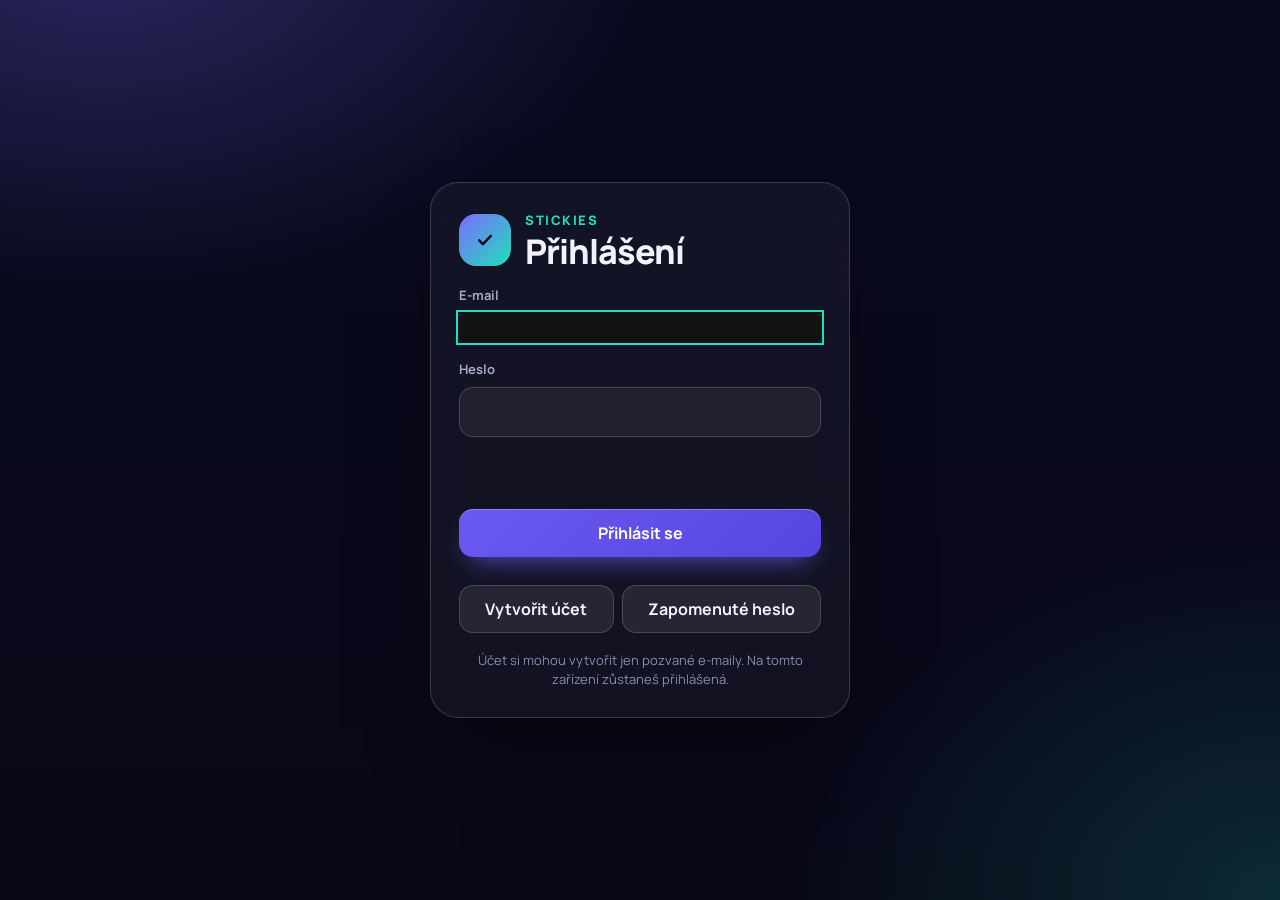
<file: index.html>
<!DOCTYPE html>
<html lang="cs">
<head>
  <meta charset="UTF-8">
  <meta name="viewport" content="width=device-width, initial-scale=1, viewport-fit=cover">
  <title>Stickies – úkoly</title>
  <meta name="description" content="Úkoly ve stylu sticky notes s ohledem na tvoji energii. Data v cloudu za přihlášením.">
  <meta name="theme-color" content="#080818">
  <meta name="mobile-web-app-capable" content="yes">
  <meta name="apple-mobile-web-app-capable" content="yes">
  <meta name="apple-mobile-web-app-status-bar-style" content="black-translucent">
  <meta name="apple-mobile-web-app-title" content="Stickies">
  <link rel="manifest" href="manifest.webmanifest">
  <link rel="icon" href="icons/favicon.svg" type="image/svg+xml">
  <link rel="apple-touch-icon" href="icons/icon-180.png">
  <link rel="preconnect" href="https://fonts.googleapis.com">
  <link rel="preconnect" href="https://fonts.gstatic.com" crossorigin>
  <link href="https://fonts.googleapis.com/css2?family=Manrope:wght@500;600;700;800&display=swap" rel="stylesheet">
  <link rel="stylesheet" href="style.css">
</head>
<body>

  <!-- Ikony (sprite) -->
  <svg width="0" height="0" style="position:absolute" aria-hidden="true" focusable="false">
    <symbol id="i-tick" viewBox="0 0 24 24"><path d="m5 12.5 4.5 4.5L19 7" stroke-width="3"/></symbol>
    <symbol id="i-plus" viewBox="0 0 24 24"><path d="M12 5v14M5 12h14"/></symbol>
    <symbol id="i-edit" viewBox="0 0 24 24"><path d="M12 20h9"/><path d="M16.5 3.5a2.1 2.1 0 0 1 3 3L7 19l-4 1 1-4Z"/></symbol>
    <symbol id="i-trash" viewBox="0 0 24 24"><path d="M3 6h18"/><path d="M8 6V4h8v2"/><path d="M19 6l-1 14H6L5 6"/><path d="M10 11v6M14 11v6"/></symbol>
    <symbol id="i-arrow-right" viewBox="0 0 24 24"><path d="M5 12h14M13 6l6 6-6 6"/></symbol>
    <symbol id="i-undo" viewBox="0 0 24 24"><path d="M9 14 4 9l5-5"/><path d="M20 20v-7a4 4 0 0 0-4-4H4"/></symbol>
    <symbol id="i-circle" viewBox="0 0 24 24"><circle cx="12" cy="12" r="9"/><path class="tick" d="m8 12.5 3 3 5-6"/></symbol>
    <symbol id="i-check-filled" viewBox="0 0 24 24"><circle cx="12" cy="12" r="10" fill="currentColor" stroke="none"/><path d="m8 12.5 3 3 5-6" stroke="#0b0a22" stroke-width="2.4"/></symbol>
    <symbol id="i-today" viewBox="0 0 24 24"><rect x="3" y="4" width="18" height="17" rx="3"/><path d="M8 2v4M16 2v4M3 10h18"/><path d="m9 15.5 2 2 4-4"/></symbol>
    <symbol id="i-list" viewBox="0 0 24 24"><path d="M8 6h13M8 12h13M8 18h13"/><path d="M3 6h.01M3 12h.01M3 18h.01"/></symbol>
    <symbol id="i-menu" viewBox="0 0 24 24"><path d="M4 7h16M4 12h16M4 17h10"/></symbol>
    <symbol id="i-x" viewBox="0 0 24 24"><path d="M6 6l12 12M18 6 6 18"/></symbol>
    <symbol id="i-chevron-up" viewBox="0 0 24 24"><path d="m6 15 6-6 6 6"/></symbol>
    <symbol id="i-chevron" viewBox="0 0 24 24"><path d="m6 9 6 6 6-6"/></symbol>
    <symbol id="i-clock" viewBox="0 0 24 24"><circle cx="12" cy="12" r="9"/><path d="M12 7v5l3 2"/></symbol>
    <symbol id="i-sparkle" viewBox="0 0 24 24"><path d="M12 3l1.8 5.2L19 10l-5.2 1.8L12 17l-1.8-5.2L5 10l5.2-1.8Z"/><path d="M19 16v4M17 18h4"/></symbol>
    <symbol id="i-bolt" viewBox="0 0 24 24"><path d="M13 2 4 14h7l-1 8 9-12h-7Z"/></symbol>
    <symbol id="i-cloud" viewBox="0 0 24 24"><path d="M7 18a5 5 0 1 1 1-9.9A6 6 0 0 1 19.5 11 3.5 3.5 0 0 1 18 18Z"/></symbol>
    <symbol id="i-download" viewBox="0 0 24 24"><path d="M12 4v11M7 11l5 5 5-5M5 20h14"/></symbol>
    <symbol id="i-upload" viewBox="0 0 24 24"><path d="M12 16V5M7 9l5-5 5 5M5 20h14"/></symbol>
    <symbol id="i-play" viewBox="0 0 24 24"><path d="M7 4.5v15l12-7.5Z" fill="currentColor"/></symbol>
    <symbol id="i-pause" viewBox="0 0 24 24"><path d="M8 5v14M16 5v14" stroke-width="3.2"/></symbol>
    <symbol id="i-gear" viewBox="0 0 24 24"><circle cx="12" cy="12" r="3"/><path d="M19.4 15a1.7 1.7 0 0 0 .3 1.8l.1.1a2 2 0 1 1-2.8 2.8l-.1-.1a1.7 1.7 0 0 0-1.8-.3 1.7 1.7 0 0 0-1 1.5V21a2 2 0 1 1-4 0v-.1a1.7 1.7 0 0 0-1.1-1.5 1.7 1.7 0 0 0-1.8.3l-.1.1a2 2 0 1 1-2.8-2.8l.1-.1a1.7 1.7 0 0 0 .3-1.8 1.7 1.7 0 0 0-1.5-1H3a2 2 0 1 1 0-4h.1a1.7 1.7 0 0 0 1.5-1.1 1.7 1.7 0 0 0-.3-1.8l-.1-.1a2 2 0 1 1 2.8-2.8l.1.1a1.7 1.7 0 0 0 1.8.3H9a1.7 1.7 0 0 0 1-1.5V3a2 2 0 1 1 4 0v.1a1.7 1.7 0 0 0 1 1.5 1.7 1.7 0 0 0 1.8-.3l.1-.1a2 2 0 1 1 2.8 2.8l-.1.1a1.7 1.7 0 0 0-.3 1.8V9a1.7 1.7 0 0 0 1.5 1H21a2 2 0 1 1 0 4h-.1a1.7 1.7 0 0 0-1.5 1Z"/></symbol>
    <symbol id="i-shuffle" viewBox="0 0 24 24"><path d="M16 3h5v5M4 20 21 3M21 16v5h-5M15 15l6 6M4 4l5 5"/></symbol>
    <symbol id="i-repeat" viewBox="0 0 24 24"><path d="M17 2l4 4-4 4"/><path d="M3 11v-1a4 4 0 0 1 4-4h14"/><path d="M7 22l-4-4 4-4"/><path d="M21 13v1a4 4 0 0 1-4 4H3"/></symbol>
    <symbol id="i-chart" viewBox="0 0 24 24"><path d="M4 20V10M10 20V4M16 20v-7M22 20H2"/></symbol>
    <symbol id="i-logout" viewBox="0 0 24 24"><path d="M9 21H5a2 2 0 0 1-2-2V5a2 2 0 0 1 2-2h4M16 17l5-5-5-5M21 12H9"/></symbol>
    <symbol id="i-eye" viewBox="0 0 24 24"><path d="M2 12s3.5-7 10-7 10 7 10 7-3.5 7-10 7S2 12 2 12Z"/><circle cx="12" cy="12" r="3"/></symbol>
    <symbol id="i-eye-off" viewBox="0 0 24 24"><path d="M3 3l18 18M10.6 5.1A9.8 9.8 0 0 1 12 5c6.5 0 10 7 10 7a17 17 0 0 1-3.2 4M6.6 6.6A17 17 0 0 0 2 12s3.5 7 10 7a9.7 9.7 0 0 0 4.4-1M9.9 9.9a3 3 0 0 0 4.2 4.2"/></symbol>
    <symbol id="i-book" viewBox="0 0 24 24"><path d="M4 5.5A2.5 2.5 0 0 1 6.5 3H20v16H6.5A2.5 2.5 0 0 0 4 21.5Z"/><path d="M4 21.5V5.5"/><path d="M9 8h7M9 12h5"/></symbol>
    <symbol id="i-briefcase" viewBox="0 0 24 24"><rect x="3" y="7" width="18" height="13" rx="2.5"/><path d="M9 7V5.5A1.5 1.5 0 0 1 10.5 4h3A1.5 1.5 0 0 1 15 5.5V7M3 13h18"/></symbol>
    <symbol id="i-print" viewBox="0 0 24 24"><path d="M6 9V3h12v6"/><rect x="4" y="9" width="16" height="9" rx="2"/><path d="M7 14h10v7H7z"/></symbol>
    <symbol id="i-alert" viewBox="0 0 24 24"><path d="M12 3 2 21h20Z"/><path d="M12 10v5M12 18h.01"/></symbol>
  </svg>

  <a class="skip" href="#main">Přeskočit na obsah</a>

  <!-- ========== PŘIHLÁŠENÍ ========== -->
  <main id="login" class="login" hidden>
    <form id="login-form" class="login-card" autocomplete="on" novalidate>
      <div class="login-brand">
        <span class="logo logo-lg"><svg class="i"><use href="#i-tick"/></svg></span>
        <div><p class="eyebrow" style="margin:0">Stickies</p><h1 id="login-title" class="login-title">Přihlášení</h1></div>
      </div>
      <div class="field" id="login-email-wrap"><label for="login-email">E-mail</label>
        <input id="login-email" type="email" autocomplete="email" autocapitalize="none" spellcheck="false" enterkeyhint="next"></div>
      <div class="field" id="login-pass-wrap"><label for="login-pass">Heslo</label>
        <input id="login-pass" type="password" autocomplete="current-password" spellcheck="false" enterkeyhint="go"></div>
      <p id="login-error" class="form-error" role="alert"></p>
      <p id="login-info" class="fine" role="status"></p>
      <button id="login-submit" class="btn btn-primary btn-block" type="submit">Přihlásit se</button>
      <div class="login-alt">
        <button id="login-mode-up" class="btn" type="button">Vytvořit účet</button>
        <button id="login-forgot" class="btn" type="button">Zapomenuté heslo</button>
      </div>
      <p class="fine">Účet si mohou vytvořit jen pozvané e-maily. Na tomto zařízení zůstaneš přihlášená.</p>
    </form>
  </main>

  <div id="app" class="layout" hidden>

    <!-- ========== BOČNÍ LIŠTA ========== -->
    <aside id="sidebar" class="sidebar" aria-label="Navigace">
      <div class="side-top">
        <a class="brand" href="#/dnes" aria-label="Stickies – Dnes">
          <span class="logo"><svg class="i"><use href="#i-tick"/></svg></span>
          <span class="brand-name">Stickies</span>
        </a>
        <button id="side-close" class="icon-btn only-mobile" type="button" aria-label="Zavřít navigaci"><svg class="i"><use href="#i-x"/></svg></button>
      </div>

      <nav class="side-nav" aria-label="Hlavní stránky">
        <a class="nav-item" href="#/dnes" data-route="dnes"><svg class="i"><use href="#i-today"/></svg><span>Dnes</span><b id="nav-today-n" class="nav-n" hidden></b></a>
        <a class="nav-item" href="#/zasobnik" data-route="zasobnik"><svg class="i"><use href="#i-list"/></svg><span>Zásobník</span><b id="nav-backlog-n" class="nav-n" hidden></b></a>
        <a class="nav-item" href="#/rutiny" data-route="rutiny"><svg class="i"><use href="#i-repeat"/></svg><span>Rutiny</span><b id="nav-routines-n" class="nav-n" hidden></b></a>
        <a class="nav-item" href="#/prehled" data-route="prehled"><svg class="i"><use href="#i-chart"/></svg><span>Přehled</span></a>
        <a class="nav-item" href="#/studium" data-route="studium"><svg class="i"><use href="#i-book"/></svg><span>Studium</span></a>
        <a class="nav-item" href="#/kariera" data-route="kariera"><svg class="i"><use href="#i-briefcase"/></svg><span>Kariéra</span></a>
      </nav>

      <div class="side-section">
        <div class="side-head">
          <h2>Kategorie</h2>
          <button id="side-add-cat" class="icon-btn" type="button" aria-label="Nová kategorie"><svg class="i"><use href="#i-plus"/></svg></button>
        </div>
        <nav id="side-cats" class="side-nav" aria-label="Kategorie"></nav>
      </div>

      <div class="side-foot">
        <button id="sync" class="sync warn" type="button" aria-haspopup="dialog">
          <span class="dot-s"></span><span id="sync-text">Jen v tomto zařízení</span>
        </button>
        <button id="open-print" class="foot-btn" type="button" aria-haspopup="dialog"><svg class="i"><use href="#i-print"/></svg>Vytisknout úkoly</button>
        <button id="open-prefs" class="foot-btn" type="button" aria-haspopup="dialog"><svg class="i"><use href="#i-gear"/></svg>Pohodlí a vzhled</button>
        <button id="side-logout" class="foot-btn" type="button" hidden><svg class="i"><use href="#i-logout"/></svg><span id="side-logout-t">Odhlásit se</span></button>
      </div>
    </aside>
    <div id="scrim-side" class="scrim scrim-side"></div>

    <!-- ========== OBSAH ========== -->
    <div class="content">

      <header class="topbar">
        <button id="drawer-open" class="chip-btn" type="button" aria-controls="sidebar"><svg class="i"><use href="#i-menu"/></svg>Kategorie</button>
        <button id="sync-mini" class="sync sync-mini warn" type="button" aria-label="Úložiště a synchronizace"><span class="dot-s"></span><span id="sync-mini-text">Lokálně</span></button>
      </header>

      <!-- Přidání úkolu: lišta (počítač) / spodní panel (mobil) -->
      <div id="scrim" class="scrim"></div>
      <form id="composer" class="composer" autocomplete="off">
        <div class="sheet-head">
          <h2>Nový úkol</h2>
          <button type="button" id="composer-close" class="icon-btn" aria-label="Zavřít"><svg class="i"><use href="#i-x"/></svg></button>
        </div>
        <label class="sr-only" for="add-text">Nový úkol</label>
        <input id="add-text" class="composer-text" type="text" placeholder="Co je potřeba udělat?" maxlength="200" enterkeyhint="done">
        <button class="btn btn-primary composer-submit" type="submit">Přidat</button>
        <div class="composer-opts">
          <label class="sr-only" for="add-cat">Kategorie</label>
          <select id="add-cat"></select>
          <div id="add-effort" class="seg-wrap"></div>
          <label class="toggle"><input type="checkbox" id="add-today"><span><svg class="i"><use href="#i-today"/></svg>Rovnou na dnes</span></label>
        </div>
      </form>

      <main id="main" tabindex="-1">

        <!-- ===== Dnes ===== -->
        <section id="view-today" class="view" aria-labelledby="h-today">
          <div class="hero">
            <div>
              <p class="eyebrow" id="date"></p>
              <h1 id="h-today">Dnes</h1>
              <p class="muted" id="progress-text"></p>
              <button id="start-me" class="btn btn-primary btn-start" type="button"><svg class="i"><use href="#i-sparkle"/></svg>Nevím, kde začít</button>
            </div>
            <div class="ring" aria-hidden="true">
              <svg viewBox="0 0 72 72" width="72" height="72">
                <defs><linearGradient id="ringGrad" x1="0" y1="0" x2="1" y2="1"><stop offset="0" stop-color="#7c6cff"/><stop offset="1" stop-color="#1fe0b8"/></linearGradient></defs>
                <circle cx="36" cy="36" r="28" fill="none" stroke="rgba(255,255,255,.1)" stroke-width="7"/>
                <circle id="ring-fg" cx="36" cy="36" r="28" fill="none" stroke="url(#ringGrad)" stroke-width="7" stroke-linecap="round"
                        stroke-dasharray="175.93" stroke-dashoffset="175.93" transform="rotate(-90 36 36)"/>
              </svg>
              <span id="ring-pct" class="ring-pct"></span>
            </div>
          </div>

          <div id="routine-due" class="routine-due" hidden></div>

          <div class="today-grid">
          <!-- Stav dne -->
          <section class="panel energy" id="energy-panel" aria-labelledby="h-energy">
            <header class="panel-head">
              <h2 id="h-energy">Stav dne</h2>
              <span id="energy-zone" class="zone"></span>
              <span id="energy-unset" class="unset">výchozí odhad</span>
              <button id="energy-toggle" class="energy-toggle" type="button" aria-expanded="true" aria-controls="energy-body">Upravit<svg class="i"><use href="#i-chevron"/></svg></button>
            </header>
            <p id="energy-brief" class="energy-brief" hidden></p>
            <div id="energy-body">
            <p id="energy-zone-desc" class="muted zone-desc"></p>
            <div class="sliders">
              <div class="slider">
                <div class="slider-top"><label for="energy-range">Energie</label><output id="energy-val" for="energy-range">60 %</output></div>
                <div id="energy-presets" class="presets" role="group" aria-label="Rychlá volba energie"></div>
                <input id="energy-range" class="range range-energy" type="range" min="0" max="100" step="5" value="60">
                <div class="slider-ends" aria-hidden="true"><span>vyčerpaný/á</span><span>plný/á sil</span></div>
              </div>
              <div class="slider">
                <div class="slider-top"><label for="load-range">Vytížení dne</label><output id="load-val" for="load-range">40 %</output></div>
                <div id="load-presets" class="presets" role="group" aria-label="Rychlá volba vytížení"></div>
                <input id="load-range" class="range range-load" type="range" min="0" max="100" step="5" value="40" aria-describedby="load-help">
                <div class="slider-ends" aria-hidden="true"><span>volno</span><span>plný rozvrh</span></div>
              </div>
            </div>
            <p id="load-help" class="fine-left">Vytížení = kolik dne už zabírají pevné závazky (schůzky, výuka, cestování, povinnosti).</p>
            <div id="energy-out" class="energy-out" aria-live="polite"></div>
            </div>
          </section>

          <section class="panel timeline-panel" aria-labelledby="h-timeline">
            <header class="panel-head"><h2 id="h-timeline">Plán dne</h2><span id="tl-sum" class="muted tl-sum"></span></header>
            <ol id="tl-list" class="seq" aria-label="Pořadí úkolů na dnes"></ol>
            <p class="muted hint">Jen pořadí, žádné hodiny. Šipkami úkoly seřadíš, klepnutím na odhad času ho změníš.</p>
          </section>
          <div class="today-main">
            <section class="panel" aria-labelledby="h-today-list">
              <header class="panel-head"><h2 id="h-today-list">Dnešní priority</h2><span class="count" id="count-today">0</span></header>
              <div id="today-list" class="notes" data-zone="today"></div>
            </section>
            <section class="panel" aria-labelledby="h-done-list">
              <header class="panel-head"><h2 id="h-done-list">Hotovo dnes</h2><span class="count" id="count-done">0</span></header>
              <div id="done-list" class="notes rows" data-zone="done"></div>
            </section>
          </div>
          </div>
        </section>

        <!-- ===== Zásobník ===== -->
        <section id="view-backlog" class="view" aria-labelledby="h-backlog" hidden>
          <div class="page-head">
            <div>
              <p class="eyebrow">Všechny kategorie</p>
              <h1 id="h-backlog">Zásobník</h1>
            </div>
            <div class="head-actions">
              <div id="back-view" class="seg-switch" role="group" aria-label="Řazení zásobníku"></div>
              <button id="pick-me" class="btn" type="button"><svg class="i"><use href="#i-sparkle"/></svg>Nevím, kde začít</button>
              <span class="count count-lg" id="count-backlog">0</span>
            </div>
          </div>
          <p class="muted hint">Klepnutím na lístek ho přesuneš do dnešních priorit. Do skupiny Hoří deadline, Priorita nebo Počká ho zařadíš výběrem přímo na lístku. Jak moc se to dnes vyplatí, ti poradí stránka Dnes.</p>
          <div id="backlog-grid" class="cat-grid" data-zone="backlog"></div>
        </section>

        <!-- ===== Rutiny ===== -->
        <section id="view-routines" class="view" aria-labelledby="h-routines" hidden>
          <div class="page-head">
            <div>
              <p class="eyebrow">Co se opakuje</p>
              <h1 id="h-routines">Rutiny</h1>
            </div>
            <div class="head-actions">
              <button id="routine-new" class="btn btn-primary" type="button"><svg class="i"><use href="#i-plus"/></svg>Nová rutina</button>
              <span class="count count-lg" id="routine-count">0</span>
            </div>
          </div>
          <p class="muted hint">Rutina je seznam úkolů, které si potřebuješ čas od času přidat do určité kategorie. Když je na řadě, nabídnu ti to na stránce Dnes. Nic se samo nepřidá.</p>
          <div id="routine-list" class="routine-grid"></div>
        </section>

        <!-- ===== Přehled ===== -->
        <section id="view-stats" class="view" aria-labelledby="h-stats" hidden>
          <div class="page-head">
            <div>
              <p class="eyebrow">Tvoje vzorce v čase</p>
              <h1 id="h-stats">Přehled</h1>
            </div>
            <div class="head-actions">
              <button id="day-add" class="btn" type="button"><svg class="i"><use href="#i-plus"/></svg>Doplnit den</button>
            </div>
          </div>
          <div id="stats-body" class="stats-body"></div>
        </section>

        <!-- ===== Studium (stránka v rámečku) ===== -->
        <section id="view-study" class="view view-study" aria-label="Studium" hidden>
          <div id="study-box" class="study-box"></div>
        </section>

        <!-- ===== Kariéra ===== -->
        <section id="view-career" class="view" aria-labelledby="h-career" hidden>
          <div class="page-head">
            <div>
              <p class="eyebrow">Kam mířím a co k tomu potřebuju</p>
              <h1 id="h-career">Kariéra</h1>
            </div>
            <div class="head-actions">
              <button id="course-new" class="btn btn-primary" type="button"><svg class="i"><use href="#i-plus"/></svg>Nový kurz</button>
              <span class="count count-lg" id="course-count">0</span>
            </div>
          </div>
          <section class="panel career-goal" aria-labelledby="h-goal">
            <header class="panel-head"><h2 id="h-goal">Můj cíl</h2></header>
            <label class="sr-only" for="career-goal">Můj kariérní cíl</label>
            <textarea id="career-goal" rows="2" maxlength="400" placeholder="Např. projektová manažerka v technologiích a průmyslu"></textarea>
            <p class="fine">Uloží se, jakmile klikneš jinam.</p>
          </section>
          <section id="career-sum" class="panel career-sum" aria-label="Peníze a čas" hidden></section>
          <div id="course-list" class="course-groups"></div>
          <details id="course-done" class="panel archive" hidden>
            <summary><span>Hotové kurzy</span><span class="count" id="course-done-n">0</span><svg class="i chev"><use href="#i-chevron"/></svg></summary>
            <div id="course-done-list" class="routine-grid course-grid"></div>
          </details>
        </section>

        <!-- ===== Kategorie ===== -->
        <section id="view-cat" class="view" aria-labelledby="h-cat" hidden>
          <div class="page-head">
            <div class="cat-title">
              <span id="cat-dot" class="dot dot-lg"></span>
              <div>
                <p class="eyebrow">Kategorie</p>
                <h1 id="h-cat"></h1>
              </div>
            </div>
            <button id="cat-edit" class="btn" type="button"><svg class="i"><use href="#i-edit"/></svg>Upravit</button>
          </div>

          <section class="panel" aria-labelledby="h-cat-today">
            <header class="panel-head"><h2 id="h-cat-today">Dnes</h2><span class="count" id="cat-today-n">0</span></header>
            <div id="cat-today-list" class="notes" data-zone="cat-today"></div>
          </section>

          <section class="panel" aria-labelledby="h-cat-backlog">
            <header class="panel-head"><h2 id="h-cat-backlog">Zásobník</h2><span class="count" id="cat-backlog-n">0</span></header>
            <div id="cat-backlog-list" class="notes" data-zone="cat-backlog"></div>
          </section>

          <details id="cat-archive" class="panel archive">
            <summary><span>Dříve splněno</span><span class="count" id="cat-archive-n">0</span><svg class="i chev"><use href="#i-chevron"/></svg></summary>
            <div id="cat-archive-list" class="notes rows" data-zone="cat-archive"></div>
          </details>
        </section>
      </main>
    </div>

    <!-- ========== SPODNÍ NAVIGACE (mobil) ========== -->
    <nav class="tabbar" aria-label="Rychlá navigace">
      <a class="tab" href="#/dnes" data-route="dnes"><svg class="i"><use href="#i-today"/></svg><span>Dnes</span><b id="tab-today-n" class="tab-n" hidden></b></a>
      <button id="fab" class="fab" type="button" aria-label="Přidat úkol"><svg class="i"><use href="#i-plus"/></svg></button>
      <a class="tab" href="#/zasobnik" data-route="zasobnik"><svg class="i"><use href="#i-list"/></svg><span>Zásobník</span><b id="tab-backlog-n" class="tab-n" hidden></b></a>
    </nav>
  </div>

  <!-- ========== DIALOGY ========== -->
  <dialog id="edit-dialog" aria-labelledby="edit-title">
    <form id="edit-form">
      <h2 id="edit-title">Upravit úkol</h2>
      <div class="field">
        <label for="edit-text">Text úkolu</label>
        <textarea id="edit-text" rows="2" maxlength="200" required enterkeyhint="done"></textarea>
      </div>
      <div class="two">
        <div class="field">
          <label for="edit-cat">Kategorie</label>
          <select id="edit-cat"></select>
        </div>
        <div class="field">
          <span class="lbl" id="edit-effort-lbl">Náročnost</span>
          <div id="edit-effort" class="seg-wrap" role="group" aria-labelledby="edit-effort-lbl"></div>
        </div>
      </div>
      <div class="two">
        <div class="field">
          <label for="edit-lane">Skupina v zásobníku</label>
          <select id="edit-lane"></select>
        </div>
        <div class="field">
          <label for="edit-est">Odhad času</label>
          <select id="edit-est"></select>
        </div>
        <div class="field" id="edit-due-field" hidden>
          <label for="edit-due">Termín z předmětu</label>
          <input id="edit-due" type="date">
          <p id="edit-due-hint" class="steps-hint"></p>
        </div>
      </div>
      <div class="field" id="steps-field">
        <span class="lbl">Kroky</span>
        <p id="steps-hint" class="steps-hint"></p>
        <ul id="steps-list" class="step-edit"></ul>
        <div class="step-tools">
          <button type="button" id="step-add" class="btn btn-sm"><svg class="i"><use href="#i-plus"/></svg>Přidat krok</button>
          <button type="button" id="step-template" class="btn btn-sm btn-ghost">Vložit šablonu</button>
        </div>
      </div>
      <div class="dialog-actions">
        <button type="button" class="btn" data-close>Zrušit</button>
        <button type="submit" class="btn btn-primary">Uložit</button>
      </div>
    </form>
  </dialog>

  <dialog id="cat-dialog" aria-labelledby="cat-dlg-title">
    <form id="cat-form">
      <h2 id="cat-dlg-title">Nová kategorie</h2>
      <div class="field">
        <label for="cat-name">Název</label>
        <input id="cat-name" type="text" maxlength="40" required autocomplete="off">
      </div>
      <fieldset class="field">
        <legend>Barva lístečků</legend>
        <div id="swatches" class="swatches"></div>
      </fieldset>
      <p id="cat-error" class="form-error" role="alert"></p>
      <div class="dialog-actions">
        <button type="button" id="cat-delete" class="btn btn-danger" hidden>Smazat</button>
        <span class="grow"></span>
        <button type="button" class="btn" data-close>Zrušit</button>
        <button type="submit" class="btn btn-primary">Uložit</button>
      </div>
    </form>
  </dialog>

  <dialog id="routine-dialog" aria-labelledby="rt-title">
    <form id="routine-form">
      <h2 id="rt-title">Nová rutina</h2>
      <div class="field">
        <label for="rt-name">Název</label>
        <input id="rt-name" type="text" maxlength="60" autocomplete="off" placeholder="např. Úklid bytu">
      </div>
      <div class="two">
        <div class="field">
          <label for="rt-cat">Kategorie, do které se úkoly přidají</label>
          <select id="rt-cat"></select>
        </div>
        <div class="field">
          <label for="rt-every">Jak často mi to připomenout</label>
          <select id="rt-every"></select>
        </div>
      </div>
      <div class="field">
        <span class="lbl" id="rt-effort-lbl">Náročnost úkolů</span>
        <div id="rt-effort" class="seg-wrap" role="group" aria-labelledby="rt-effort-lbl"></div>
      </div>
      <div class="field">
        <label for="rt-items">Úkoly v rutině (každý na nový řádek)</label>
        <textarea id="rt-items" rows="7" maxlength="6000" placeholder="Vysát podlahy&#10;Vytřít podlahy&#10;Utřít prach"></textarea>
      </div>
      <label id="rt-addnow-wrap" class="check"><input id="rt-addnow" type="checkbox" checked> Po uložení hned přidat úkoly do kategorie</label>
      <p id="rt-error" class="form-error" role="alert"></p>
      <div class="dialog-actions">
        <button type="button" id="rt-delete" class="btn btn-danger" hidden>Smazat</button>
        <span class="grow"></span>
        <button type="button" class="btn" data-close>Zrušit</button>
        <button type="submit" class="btn btn-primary">Uložit</button>
      </div>
    </form>
  </dialog>

  <dialog id="course-dialog" aria-labelledby="co-title">
    <form id="course-form" novalidate>
      <h2 id="co-title">Nový kurz</h2>
      <div class="field">
        <label for="co-name">Název kurzu nebo certifikace</label>
        <input id="co-name" type="text" maxlength="80" autocomplete="off" placeholder="např. IPMA Level D">
      </div>
      <div class="field"><label for="co-provider">Kdo ho pořádá</label><input id="co-provider" type="text" maxlength="80" autocomplete="off"></div>
      <div class="two">
        <div class="field"><label for="co-prio">Priorita</label><select id="co-prio"></select></div>
        <div class="field"><label for="co-status">Stav</label><select id="co-status"></select></div>
      </div>
      <div class="field"><label for="co-url">Odkaz na kurz</label><input id="co-url" type="url" maxlength="300" autocomplete="off" inputmode="url" placeholder="https://…"></div>
      <div class="three">
        <div class="field"><label for="co-price">Cena (Kč)</label><input id="co-price" type="text" inputmode="numeric" autocomplete="off" placeholder="0"></div>
        <div class="field"><label for="co-paid">Zaplaceno (Kč)</label><input id="co-paid" type="text" inputmode="numeric" autocomplete="off" placeholder="0"></div>
        <div class="field"><label for="co-saved">Našetřeno (Kč)</label><input id="co-saved" type="text" inputmode="numeric" autocomplete="off" placeholder="0"></div>
      </div>
      <div class="two">
        <div class="field"><label for="co-prep">Jak dlouho trvá příprava</label><input id="co-prep" type="text" inputmode="numeric" autocomplete="off" placeholder="např. 3"></div>
        <div class="field"><label for="co-unit">Jednotka</label><select id="co-unit"></select></div>
      </div>
      <div class="field"><label for="co-next">Další krok</label><input id="co-next" type="text" maxlength="200" autocomplete="off" placeholder="např. Zjistit termíny zkoušky"></div>
      <div class="field"><label for="co-note">Poznámka</label><textarea id="co-note" rows="3" maxlength="1000"></textarea></div>
      <p id="co-error" class="form-error" role="alert"></p>
      <div class="dialog-actions">
        <button type="button" id="co-delete" class="btn btn-danger" hidden>Smazat</button>
        <span class="grow"></span>
        <button type="button" class="btn" data-close>Zrušit</button>
        <button type="submit" class="btn btn-primary">Uložit</button>
      </div>
    </form>
  </dialog>

  <dialog id="money-dialog" aria-labelledby="mo-title">
    <form id="money-form" novalidate>
      <p class="eyebrow">Přidat peníze</p>
      <h2 id="mo-title"></h2>
      <p id="mo-info" class="muted"></p>
      <div class="field"><label for="mo-amount">Částka (Kč)</label><input id="mo-amount" type="text" inputmode="numeric" autocomplete="off" placeholder="např. 2 000"></div>
      <fieldset class="field">
        <legend>Co se stalo</legend>
        <label class="opt"><input type="radio" name="mo-kind" id="mo-kind-save" checked> Odložila jsem si stranou</label>
        <label class="opt"><input type="radio" name="mo-kind" id="mo-kind-pay"> Zaplatila jsem</label>
      </fieldset>
      <label id="mo-from-wrap" class="opt" hidden><input id="mo-from-saved" type="checkbox" checked> Zaplatila jsem z našetřených peněz</label>
      <p id="mo-error" class="form-error" role="alert"></p>
      <div class="dialog-actions">
        <span class="grow"></span>
        <button type="button" class="btn" data-close>Zrušit</button>
        <button type="submit" class="btn btn-primary">Zapsat</button>
      </div>
    </form>
  </dialog>

  <dialog id="day-dialog" aria-labelledby="day-title">
    <form id="day-form">
      <h2 id="day-title">Doplnit nebo upravit den</h2>
      <div class="field">
        <label for="day-date">Den</label>
        <input id="day-date" type="date" required>
      </div>
      <div class="field">
        <label for="day-energy">Energie <b id="day-energy-v">55 %</b></label>
        <input id="day-energy" type="range" min="0" max="100" step="5" value="55" class="range">
      </div>
      <div class="field">
        <label for="day-load">Vytížení dne <b id="day-load-v">40 %</b></label>
        <input id="day-load" type="range" min="0" max="100" step="5" value="40" class="range">
      </div>
      <label class="check"><input id="day-cycle" type="checkbox"> V tento den začal nový cyklus</label>
      <p id="day-error" class="form-error" role="alert"></p>
      <div class="dialog-actions">
        <button type="button" id="day-delete" class="btn btn-danger" hidden>Smazat záznam</button>
        <span class="grow"></span>
        <button type="button" class="btn" data-close>Zrušit</button>
        <button type="submit" class="btn btn-primary">Uložit</button>
      </div>
    </form>
  </dialog>

  <dialog id="store-dialog" aria-labelledby="store-title">
    <form id="store-form" novalidate>
      <div class="dlg-head">
        <h2 id="store-title">Účet a záloha</h2>
        <button type="button" class="icon-btn" data-close aria-label="Zavřít"><svg class="i"><use href="#i-x"/></svg></button>
      </div>
      <p id="st-status" class="st-status"></p>

      <div id="st-connected-block" class="st-block" hidden>
        <div class="st-actions">
          <button id="st-sync" class="btn" type="button">Synchronizovat teď</button>
          <button id="st-logout" class="btn btn-danger" type="button" hidden>Odhlásit se</button>
        </div>
        <p id="st-conn-note" class="fine-left"></p>
      </div>

      <div class="st-block st-backup">
        <h3>Záloha</h3>
        <div class="st-actions">
          <button id="st-export" class="btn" type="button"><svg class="i"><use href="#i-download"/></svg>Stáhnout zálohu</button>
          <label class="btn file-btn"><svg class="i"><use href="#i-upload"/></svg>Načíst zálohu<input id="st-import" type="file" accept="application/json,.json"></label>
        </div>
        <p class="fine-left">Načtená záloha se sloučí s tím, co už tu je. Nic se nepřepíše naslepo.</p>
      </div>
    </form>
  </dialog>

  <dialog id="start-dialog" class="start" aria-labelledby="start-title">
    <div class="start-card">
      <p class="eyebrow">Nevím, kde začít</p>
      <h2 id="start-title">Začni tímhle</h2>
      <div id="start-body"></div>
      <div class="dialog-actions start-actions">
        <button type="button" id="start-go" class="btn btn-primary btn-go">Jdu na to</button>
        <button type="button" id="start-next" class="btn">Jiný úkol</button>
        <button type="button" class="btn" data-close>Zavřít</button>
      </div>
    </div>
  </dialog>

  <dialog id="focus-dialog" class="focus" aria-labelledby="focus-title">
    <div class="focus-card">
      <header class="focus-top">
        <span class="focus-eyebrow" id="focus-kind">Soustředění</span>
        <button id="focus-close" class="icon-btn" type="button" aria-label="Zavřít (časovač běží dál)"><svg class="i"><use href="#i-x"/></svg></button>
      </header>
      <h2 id="focus-title"></h2>
      <p id="focus-cat" class="focus-cat"></p>
      <div class="focus-clock" role="timer" aria-live="off">
        <svg viewBox="0 0 220 220" aria-hidden="true">
          <circle cx="110" cy="110" r="100" class="ring-bg"/>
          <circle id="focus-ring" cx="110" cy="110" r="100" class="ring-fg" stroke-dasharray="628.32" stroke-dashoffset="0" transform="rotate(-90 110 110)"/>
        </svg>
        <span id="focus-time" class="focus-time">25:00</span>
      </div>
      <div id="focus-presets" class="presets presets-focus" role="group" aria-label="Délka bloku"></div>
      <p id="focus-msg" class="focus-msg" role="status" aria-live="polite"></p>
      <div class="focus-controls">
        <button id="focus-toggle" class="btn btn-big" type="button"></button>
        <button id="focus-more" class="btn btn-big" type="button" hidden>Ještě 10 minut</button>
        <button id="focus-break" class="btn btn-big" type="button" hidden>Pauza 5 minut</button>
      </div>
      <ul id="focus-steps" class="steps focus-steps"></ul>
      <button id="focus-done" class="btn btn-done" type="button"><svg class="i"><use href="#i-tick"/></svg>Hotovo</button>
    </div>
  </dialog>

  <dialog id="print-dialog" aria-labelledby="print-title">
    <div class="st-block" style="gap:18px">
      <div class="dlg-head"><h2 id="print-title">Vytisknout úkoly</h2>
        <button type="button" class="icon-btn" data-close aria-label="Zavřít"><svg class="i"><use href="#i-x"/></svg></button></div>
      <p class="muted">Vytiskne seznam úkolů ze všech kategorií, po kategoriích. Úkoly označené na dnes jsou v každé kategorii nahoře. V okně tisku můžeš zvolit i uložení do PDF.</p>
      <label class="switch"><input type="checkbox" id="print-steps" checked><span class="sw"></span><span class="sw-t"><strong>Kroky u úkolů</strong><small>Rozepsané kroky se vypíšou pod úkolem.</small></span></label>
      <label class="switch"><input type="checkbox" id="print-done"><span class="sw"></span><span class="sw-t"><strong>Včetně hotových úkolů</strong><small>Hotové jsou na konci každé kategorie, přeškrtnuté.</small></span></label>
      <div class="dialog-actions">
        <button type="button" class="btn" data-close>Zrušit</button>
        <button type="button" id="print-go" class="btn btn-primary">Vytisknout</button>
      </div>
    </div>
  </dialog>

  <dialog id="prefs-dialog" aria-labelledby="prefs-title">
    <div class="st-block" style="gap:18px">
      <div class="dlg-head"><h2 id="prefs-title">Pohodlí a vzhled</h2>
        <button type="button" class="icon-btn" data-close aria-label="Zavřít"><svg class="i"><use href="#i-x"/></svg></button></div>
      <p class="muted">Nastavení platí jen v tomto zařízení.</p>
      <fieldset class="field"><legend>Velikost textu</legend>
        <div id="pref-fs" class="seg-wrap" role="radiogroup"></div></fieldset>
      <label class="switch"><input type="checkbox" id="pref-calm"><span class="sw"></span><span class="sw-t"><strong>Klidnější barvy</strong><small>Tlumí sytost lístků, když je jich moc na oči.</small></span></label>
      <label class="switch"><input type="checkbox" id="pref-still"><span class="sw"></span><span class="sw-t"><strong>Bez animací</strong><small>Žádné konfety ani pohyb. Respektuje i nastavení systému.</small></span></label>
      <label class="switch"><input type="checkbox" id="pref-sound"><span class="sw"></span><span class="sw-t"><strong>Zvuk na konci časovače</strong><small>Krátké pípnutí, když soustředění skončí.</small></span></label>
    </div>
  </dialog>

  <!-- Toast -->
  <div id="toast" class="toast" role="status" aria-live="polite">
    <span id="toast-msg"></span>
    <button id="toast-action" type="button" hidden></button>
    <button id="toast-undo" type="button" hidden>Zpět</button>
  </div>

  <script src="cloud.js"></script>
  <script src="plan.js"></script>
  <script src="stats.js"></script>
  <script src="app.js"></script>
</body>
</html>
</file>
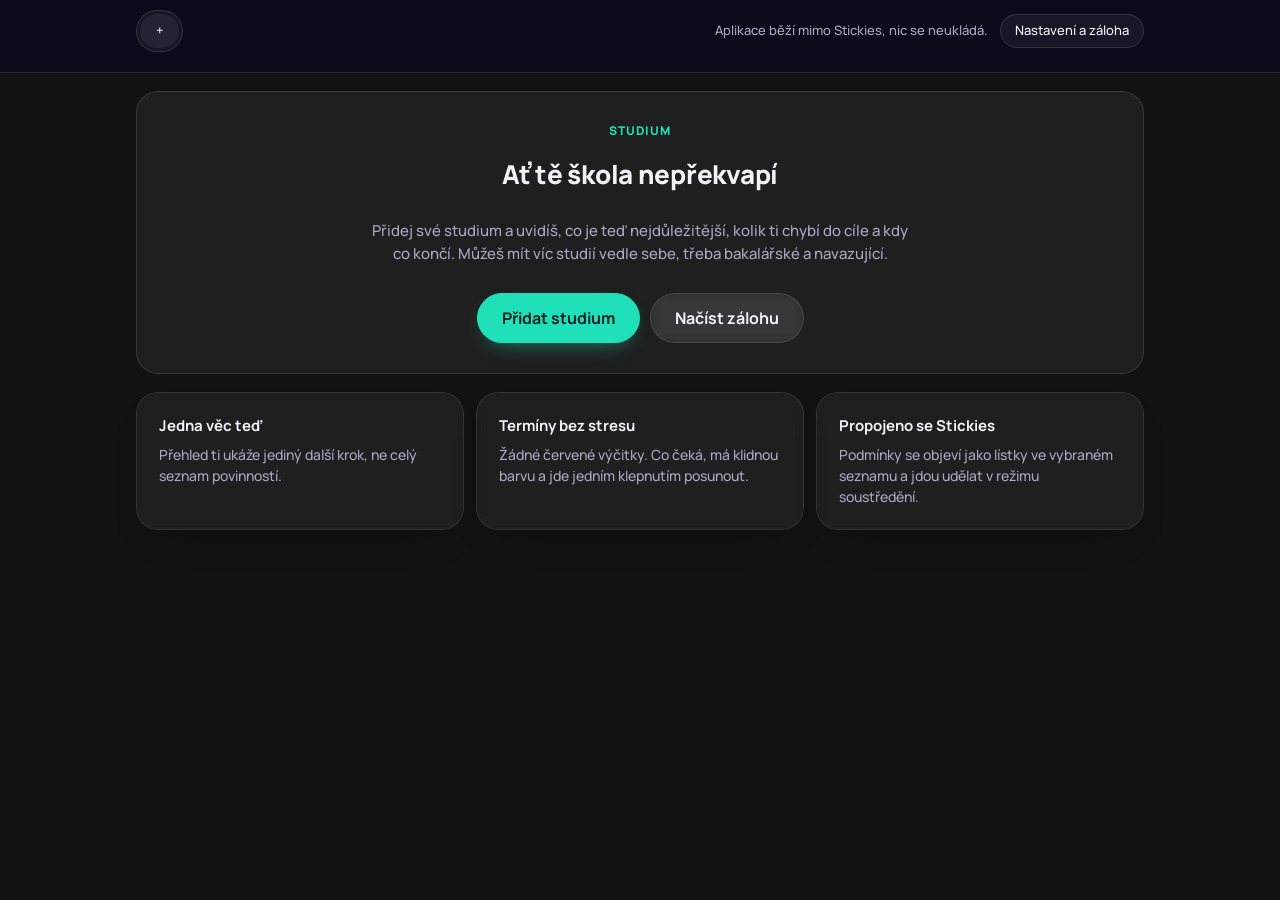
<file: studium.html>
<!DOCTYPE html>
<html lang="cs">
<head>
<meta charset="utf-8">
<meta name="viewport" content="width=device-width, initial-scale=1">
<title>Studium</title>
<link rel="preconnect" href="https://fonts.googleapis.com">
<link rel="preconnect" href="https://fonts.gstatic.com" crossorigin>
<link href="https://fonts.googleapis.com/css2?family=Manrope:wght@500;600;700;800&display=swap" rel="stylesheet">
<link rel="stylesheet" href="studium.css">
</head>
<body>
<header class="top">
  <div class="wrap">
    <div class="top-row">
      <div class="seg studies" id="studies" role="group" aria-label="Které studium"></div>
      <div class="top-actions"><span id="status" role="status">Načítám…</span><button class="btn small" data-act="settings" type="button">Nastavení a záloha</button></div>
    </div>
    <nav class="tabs" id="tabs" aria-label="Sekce studia"></nav>
  </div>
</header>
<div class="wrap"><main id="view"><div class="empty">Načítám data…</div></main></div>
<div id="modal-root"></div>
<div id="toast" class="toast" role="status" aria-live="polite" hidden></div>
<noscript><p style="padding:16px">Aplikace potřebuje zapnutý JavaScript.</p></noscript>
<script src="diplomka.js"></script>
<script src="studium.js"></script>
</body>
</html>
</file>
<file: style.css>
/* ==========================================================
   Stickies – tmavý "glass" design inspirovaný balíčkem Nexa
   ========================================================== */

:root {
  color-scheme: dark;
  --bg: #080818;
  --surface: rgba(255, 255, 255, .045);
  --surface-2: rgba(255, 255, 255, .08);
  --line: rgba(255, 255, 255, .09);
  --line-2: rgba(255, 255, 255, .17);
  --text: #f2f2fb;
  --muted: #a8a8c6;
  --faint: #8c8cb0;
  --violet: #6a5af0;
  --teal: #1fe0b8;
  --danger: #ff6b81;
  --grad: linear-gradient(135deg, #7c6cff 0%, #1fe0b8 100%);
  --grad-primary: linear-gradient(135deg, #6a5af0 0%, #5645e0 100%);
  --radius: 24px;
  --tap: 40px;
  --safe-b: env(safe-area-inset-bottom, 0px);
  --font: "Manrope", system-ui, -apple-system, "Segoe UI", Roboto, sans-serif;
}
@media (pointer: coarse) { :root { --tap: 44px; } textarea { resize: none; } }

* { box-sizing: border-box; }
[hidden] { display: none !important; }
html { -webkit-text-size-adjust: 100%; }

body {
  margin: 0;
  min-height: 100vh;
  min-height: 100dvh;
  font-family: var(--font);
  font-size: 16px;
  line-height: 1.45;
  color: var(--text);
  background: var(--bg);
  -webkit-tap-highlight-color: transparent;
}
body::before {
  content: "";
  position: fixed; inset: 0; z-index: -1;
  background:
    radial-gradient(900px 600px at 8% -8%, rgba(124, 108, 255, .30), transparent 60%),
    radial-gradient(800px 600px at 100% 100%, rgba(31, 224, 184, .16), transparent 60%),
    linear-gradient(180deg, #0a0a1f, #080818);
}

h1, h2, h3, p { margin: 0; }
h2 { font-size: 20px; font-weight: 800; letter-spacing: -.01em; }
button, input, select, textarea { font: inherit; color: inherit; }
button { cursor: pointer; }
code { background: var(--surface-2); padding: 1px 6px; border-radius: 6px; font-size: .9em; }
.muted { color: var(--muted); }
.grow { flex: 1; }

.sr-only {
  position: absolute; width: 1px; height: 1px; margin: -1px; padding: 0;
  overflow: hidden; clip: rect(0, 0, 0, 0); white-space: nowrap; border: 0;
}
.skip {
  position: absolute; left: 12px; top: -60px; z-index: 100;
  background: #fff; color: #000; padding: 10px 14px; border-radius: 10px; font-weight: 700;
}
.skip:focus { top: 12px; }

:focus-visible { outline: 2px solid var(--teal); outline-offset: 2px; }

.i {
  width: 20px; height: 20px; flex: none;
  fill: none; stroke: currentColor; stroke-width: 2;
  stroke-linecap: round; stroke-linejoin: round;
}

/* ---------- Tlačítka ---------- */
.btn {
  height: 48px; padding: 0 20px;
  display: inline-flex; align-items: center; justify-content: center; gap: 8px;
  border-radius: 14px; border: 1px solid var(--line-2);
  background: var(--surface-2); font-weight: 700;
  transition: filter .15s, transform .1s, background .15s;
}
.btn:hover { background: rgba(255, 255, 255, .12); }
.btn:active { transform: scale(.98); }
.btn-primary {
  border: 0; color: #fff; background: var(--grad-primary);
  box-shadow: 0 12px 26px -12px rgba(106, 90, 240, .95), inset 0 1px 0 rgba(255, 255, 255, .25);
}
.btn-primary:hover { background: var(--grad-primary); filter: brightness(1.12); }
.btn-primary:disabled { opacity: .6; cursor: progress; }
.btn-danger { color: var(--danger); border-color: rgba(255, 107, 129, .4); background: rgba(255, 107, 129, .08); }
.btn-block { width: 100%; }

.icon-btn {
  width: var(--tap); height: var(--tap);
  display: inline-grid; place-items: center; flex: none;
  border: 0; border-radius: 12px; background: transparent;
  transition: background .15s;
}

/* ---------- Pole formulářů ---------- */
.field { display: grid; gap: 8px; border: 0; padding: 0; margin: 0; min-width: 0; }
.field label, .field legend { font-size: 13px; font-weight: 700; color: var(--muted); padding: 0; }
input[type="text"], input[type="password"], select, textarea {
  width: 100%; min-height: 50px; padding: 0 14px;
  border-radius: 14px; border: 1px solid var(--line-2);
  background: rgba(255, 255, 255, .05); font-size: 16px;
}
textarea { padding: 12px 14px; resize: vertical; line-height: 1.4; }
input::placeholder, textarea::placeholder { color: var(--faint); }
input:focus-visible, select:focus-visible, textarea:focus-visible {
  outline: 2px solid var(--teal); outline-offset: 1px; border-color: transparent;
}
select {
  appearance: none; -webkit-appearance: none; padding-right: 40px; cursor: pointer;
  background-image: url("data:image/svg+xml,%3Csvg xmlns='http://www.w3.org/2000/svg' width='16' height='16' viewBox='0 0 24 24' fill='none' stroke='%23a8a8c6' stroke-width='2.5' stroke-linecap='round' stroke-linejoin='round'%3E%3Cpath d='m6 9 6 6 6-6'/%3E%3C/svg%3E");
  background-repeat: no-repeat; background-position: right 14px center;
}
option { background: #14132f; color: #fff; }
.form-error { min-height: 1.3em; color: var(--danger); font-size: 14px; font-weight: 600; }

/* ---------- Pomocné ---------- */
.btn-sm { height: 40px; padding: 0 14px; font-size: 14px; border-radius: 12px; }
.btn-ghost { background: transparent; }
a.btn { text-decoration: none; color: inherit; }
.pad { padding: 8px 4px; }
.fine-left { font-size: 13px; color: var(--faint); }
.only-mobile { display: none; }

/* ---------- Layout se sidebarem ---------- */
.layout { display: grid; grid-template-columns: 280px minmax(0, 1fr); min-height: 100vh; min-height: 100dvh; }
.content { min-width: 0; padding: 22px 28px 56px; max-width: 1160px; width: 100%; margin: 0 auto; }
main:focus { outline: none; }

.sidebar {
  position: sticky; top: 0; height: 100vh; height: 100dvh; overflow-y: auto;
  display: flex; flex-direction: column; gap: 18px; padding: 22px 16px 16px;
  border-right: 1px solid var(--line); background: rgba(10, 10, 30, .55);
  backdrop-filter: blur(18px); -webkit-backdrop-filter: blur(18px);
}
.side-top { display: flex; align-items: center; justify-content: space-between; padding: 0 6px; }
.brand { display: flex; align-items: center; gap: 10px; text-decoration: none; color: inherit; }
.brand-name { font-weight: 800; font-size: 19px; letter-spacing: -.01em; }
.logo { width: 36px; height: 36px; border-radius: 12px; display: grid; place-items: center; background: var(--grad); color: #0b0a22; }

.side-nav { display: grid; gap: 4px; }
.nav-item {
  position: relative; display: flex; align-items: center; gap: 12px; min-height: 46px; padding: 0 12px;
  border-radius: 14px; color: var(--muted); font-weight: 700; text-decoration: none;
  transition: background .15s, color .15s;
}
.nav-item:hover { background: var(--surface); color: var(--text); }
.nav-item[aria-current="page"] { background: var(--surface-2); color: #fff; }
.nav-item[aria-current="page"]::before {
  content: ""; position: absolute; left: -16px; top: 10px; bottom: 10px; width: 4px; border-radius: 0 4px 4px 0; background: var(--grad);
}
.nav-item .dot { width: 10px; height: 10px; margin: 0 5px; border-radius: 50%; background: linear-gradient(155deg, var(--a), var(--b)); flex: none; }
.nav-label { flex: 1; min-width: 0; overflow: hidden; text-overflow: ellipsis; white-space: nowrap; }
.nav-n {
  min-width: 24px; height: 22px; padding: 0 7px; display: inline-grid; place-items: center;
  border-radius: 99px; background: rgba(255, 255, 255, .1); color: var(--text); font-size: 12px; font-weight: 800;
}
.side-section { display: grid; gap: 6px; }
.side-head { display: flex; align-items: center; justify-content: space-between; padding: 0 6px 0 12px; }
.side-head h2 { font-size: 12px; font-weight: 800; letter-spacing: .12em; text-transform: uppercase; color: var(--faint); }
.side-empty { padding: 6px 12px; font-size: 14px; color: var(--faint); }
.side-foot { margin-top: auto; padding: 8px 4px 0; }
.side-foot .sync { width: 100%; justify-content: flex-start; height: 42px; }

.sync {
  display: inline-flex; align-items: center; gap: 8px; height: 36px; padding: 0 14px; border-radius: 99px;
  background: var(--surface); border: 1px solid var(--line); font-size: 13px; font-weight: 700; color: var(--muted); white-space: nowrap;
}
.sync:hover { background: var(--surface-2); }
.dot-s { width: 8px; height: 8px; border-radius: 50%; background: var(--faint); flex: none; }
.sync.ok .dot-s, .st-status.ok .dot-s { background: var(--teal); box-shadow: 0 0 10px var(--teal); }
.sync.warn .dot-s, .st-status.warn .dot-s { background: #ffb547; }
.sync.bad .dot-s, .st-status.bad .dot-s { background: var(--danger); }
.sync.busy .dot-s, .st-status.busy .dot-s { background: #7c6cff; animation: pulse 1s infinite ease-in-out; }
@keyframes pulse { 50% { opacity: .25; transform: scale(.7); } }

.topbar { display: none; }
.chip-btn {
  flex: none; height: 42px; padding: 0 16px 0 12px; display: inline-flex; align-items: center; gap: 8px;
  border-radius: 99px; border: 1px solid var(--line-2); background: var(--surface); font-weight: 700;
}
.sidebar .scrim, .scrim { display: none; }

/* ---------- Hlavička stránek ---------- */
.eyebrow { margin-bottom: 6px; font-size: 13px; font-weight: 800; letter-spacing: .12em; text-transform: uppercase; color: var(--teal); }
h1 { font-size: clamp(34px, 5.4vw, 52px); line-height: 1; font-weight: 800; letter-spacing: -.03em; }
.hero, .page-head { display: flex; align-items: flex-end; justify-content: space-between; gap: 16px; margin: 4px 0 20px; }
.hero .muted { margin-top: 8px; font-weight: 600; }
.cat-title { display: flex; align-items: center; gap: 14px; min-width: 0; }
.cat-title h1 { overflow-wrap: anywhere; }
.dot { border-radius: 50%; background: linear-gradient(155deg, var(--a), var(--b)); flex: none; }
.dot-lg { width: 18px; height: 18px; margin-top: 14px; }
.ring { position: relative; width: 72px; height: 72px; flex: none; }
.ring svg { display: block; }
.ring circle#ring-fg { transition: stroke-dashoffset .5s ease; }
.ring-pct { position: absolute; inset: 0; display: grid; place-items: center; font-size: 14px; font-weight: 800; }

.view { display: grid; gap: 20px; }
.view[hidden] { display: none; }

/* ---------- Přidání úkolu ---------- */
.composer {
  display: grid; grid-template-columns: 1fr auto; gap: 10px; padding: 12px; margin-bottom: 22px; border-radius: 22px;
  background: var(--surface); border: 1px solid var(--line);
  backdrop-filter: blur(18px); -webkit-backdrop-filter: blur(18px);
}
.composer-text { height: 52px; }
.composer .btn { height: 52px; }
.composer-opts { grid-column: 1 / -1; display: flex; align-items: center; gap: 10px; flex-wrap: wrap; }
.composer select { width: 190px; height: 46px; min-height: 46px; flex: none; }
.sheet-head { display: none; }

.seg-wrap { display: inline-flex; gap: 4px; padding: 4px; border-radius: 14px; background: rgba(255, 255, 255, .05); border: 1px solid var(--line-2); }
.seg { position: relative; }
.seg input { position: absolute; inset: 0; opacity: 0; margin: 0; cursor: pointer; }
.seg > span {
  display: inline-flex; align-items: center; gap: 8px; height: 36px; padding: 0 12px; border-radius: 10px;
  color: var(--muted); font-weight: 700; font-size: 14px; white-space: nowrap; pointer-events: none;
}
.seg input:checked + span { background: var(--surface-2); color: #fff; box-shadow: inset 0 0 0 1px var(--line-2); }
.seg.eff-hard input:checked + span { background: rgba(255, 107, 129, .16); color: #ffc1cb; box-shadow: inset 0 0 0 1px rgba(255, 107, 129, .5); }
.seg input:focus-visible + span { outline: 2px solid var(--teal); outline-offset: 1px; }
@media (pointer: coarse) { .seg > span { height: 40px; } }

/* Ikonka náročnosti: tři sloupce */
.eff { display: inline-flex; align-items: flex-end; gap: 2px; height: 14px; flex: none; }
.eff i { display: block; width: 4px; border-radius: 2px; background: currentColor; opacity: .28; }
.eff i:nth-child(1) { height: 6px; } .eff i:nth-child(2) { height: 10px; } .eff i:nth-child(3) { height: 14px; }
.eff-light > i:nth-child(1), .eff-medium > i:nth-child(-n+2), .eff-hard > i { opacity: 1; }
span.eff.eff-light > i:nth-child(1), span.eff.eff-medium > i:nth-child(-n+2), span.eff.eff-hard > i { opacity: 1; }
.seg .eff i { opacity: .28; }
.seg.eff-light .eff i:nth-child(1), .seg.eff-medium .eff i:nth-child(-n+2), .seg.eff-hard .eff i { opacity: 1; }

.toggle input { position: absolute; opacity: 0; width: 1px; height: 1px; }
.toggle span {
  display: inline-flex; align-items: center; gap: 8px; height: 46px; padding: 0 16px; border-radius: 14px;
  border: 1px solid var(--line-2); background: rgba(255, 255, 255, .05); color: var(--muted); font-weight: 700;
  cursor: pointer; user-select: none; white-space: nowrap;
}
.toggle input:checked + span { background: rgba(31, 224, 184, .15); border-color: rgba(31, 224, 184, .6); color: #a5f7e2; }
.toggle input:focus-visible + span { outline: 2px solid var(--teal); outline-offset: 2px; }

/* ---------- Panely ---------- */
.cols { display: grid; grid-template-columns: 1.2fr 1fr; gap: 20px; align-items: start; }
.panel {
  padding: 22px; border-radius: var(--radius); background: var(--surface); border: 1px solid var(--line);
  backdrop-filter: blur(18px); -webkit-backdrop-filter: blur(18px);
}
.panel-head { display: flex; align-items: center; gap: 10px; margin-bottom: 22px; flex-wrap: wrap; }
.panel-head h2 { position: relative; }
.panel-head h2::after { content: ""; position: absolute; left: 0; bottom: -9px; width: 30px; height: 3px; border-radius: 3px; background: var(--grad); }
.count {
  min-width: 26px; height: 26px; padding: 0 8px; display: inline-grid; place-items: center;
  border-radius: 99px; background: var(--surface-2); color: var(--muted); font-size: 12px; font-weight: 800;
}
.count-lg { height: 34px; min-width: 34px; font-size: 15px; }
.hint { margin: -8px 0 4px; font-size: 14px; }

/* ---------- Dnes: seznam vlevo, stav dne vpravo ---------- */
.today-grid { display: grid; grid-template-columns: minmax(0, 1fr) 372px; gap: 20px; align-items: start; }
.today-grid .energy { grid-column: 2; grid-row: 1; position: sticky; top: 20px; }
.today-main { grid-column: 1; grid-row: 1; display: grid; gap: 20px; min-width: 0; }
.energy-toggle { display: none; margin-left: auto; height: 40px; padding: 0 12px; align-items: center; gap: 6px; border: 1px solid var(--line-2); border-radius: 99px; background: var(--surface); font-weight: 700; font-size: 13px; }
.energy-toggle .i { width: 16px; height: 16px; transition: transform .2s; }
.energy-toggle[aria-expanded="true"] .i { transform: rotate(180deg); }
.energy-brief { font-size: 14px; font-weight: 600; color: var(--muted); }
.energy-brief b { color: var(--text); }

/* ---------- Stav dne ---------- */
.energy { background: linear-gradient(160deg, rgba(124, 108, 255, .14), rgba(31, 224, 184, .06)); border-color: var(--line-2); }
.energy .panel-head { margin-bottom: 14px; }
.zone { padding: 4px 12px; border-radius: 99px; font-size: 13px; font-weight: 800; background: var(--surface-2); }
.zone-rezerva { background: rgba(255, 107, 129, .16); color: #ffc1cb; }
.zone-setrici { background: rgba(255, 181, 71, .16); color: #ffd9a0; }
.zone-bezny { background: rgba(92, 200, 255, .16); color: #b5e5ff; }
.zone-vykon { background: rgba(31, 224, 184, .16); color: #a5f7e2; }
.unset { margin-left: auto; order: 5; font-size: 12px; font-weight: 700; color: var(--faint); }
.zone-desc { margin: -4px 0 16px; font-size: 14px; }
.sliders { display: grid; grid-template-columns: 1fr; gap: 12px; }
.slider-top { display: flex; justify-content: space-between; align-items: baseline; margin-bottom: 6px; }
.slider-top label { font-weight: 800; }
.slider-top output { font-weight: 800; font-size: 20px; font-variant-numeric: tabular-nums; }
.slider-ends { display: flex; justify-content: space-between; margin-top: 2px; font-size: 12px; color: var(--faint); }
.range {
  -webkit-appearance: none; appearance: none; width: 100%; height: 44px; margin: 0; background: transparent; cursor: pointer;
  --p: 50%; --c1: #7c6cff; --c2: #1fe0b8;
}
.range-load { --c1: #5cc8ff; --c2: #ffc861; }
.range::-webkit-slider-runnable-track { height: 10px; border-radius: 10px; background: linear-gradient(90deg, var(--c1), var(--c2) var(--p), rgba(255, 255, 255, .12) var(--p)); }
.range::-moz-range-track { height: 10px; border-radius: 10px; background: rgba(255, 255, 255, .12); }
.range::-moz-range-progress { height: 10px; border-radius: 10px; background: linear-gradient(90deg, var(--c1), var(--c2)); }
.range::-webkit-slider-thumb { -webkit-appearance: none; width: 28px; height: 28px; margin-top: -9px; border-radius: 50%; border: 3px solid #fff; background: #0b0a22; box-shadow: 0 6px 14px rgba(0, 0, 0, .5); }
.range::-moz-range-thumb { width: 22px; height: 22px; border-radius: 50%; border: 3px solid #fff; background: #0b0a22; }
.range:focus-visible { outline: none; }
.range:focus-visible::-webkit-slider-thumb { outline: 2px solid var(--teal); outline-offset: 3px; }
.range:focus-visible::-moz-range-thumb { outline: 2px solid var(--teal); outline-offset: 3px; }
.fine-left#load-help { margin-top: 6px; }

.energy-out { display: grid; gap: 12px; margin-top: 18px; padding-top: 18px; border-top: 1px solid var(--line); }
.rec-head { display: flex; align-items: center; gap: 12px; flex-wrap: wrap; }
.rec-label { font-size: 13px; font-weight: 800; color: var(--muted); }
.rec-chips { display: flex; gap: 8px; flex-wrap: wrap; }
.rec-chip { display: inline-flex; align-items: center; gap: 8px; height: 34px; padding: 0 14px; border-radius: 99px; font-weight: 800; font-size: 14px; background: var(--surface-2); border: 1px solid var(--line-2); }
.rec-chip.eff-hard { color: #ffc1cb; border-color: rgba(255, 107, 129, .45); }
.rec-chip.eff-medium { color: #ffd9a0; border-color: rgba(255, 181, 71, .4); }
.rec-chip.eff-light { color: #a5f7e2; border-color: rgba(31, 224, 184, .4); }
.rec-chip .eff { display: inline-flex; }
.rec-rest { font-size: 16px; }
.meter { display: flex; align-items: center; gap: 12px; }
.meter-bar { flex: 1; height: 10px; border-radius: 10px; background: rgba(255, 255, 255, .1); overflow: hidden; }
.meter-bar span { display: block; height: 100%; border-radius: 10px; background: var(--grad); transition: width .3s; }
.meter.is-over .meter-bar span { background: linear-gradient(90deg, #ffb547, #ff6b81); }
.meter-txt { font-size: 13px; font-weight: 800; color: var(--muted); font-variant-numeric: tabular-nums; white-space: nowrap; }
.rec-status { display: flex; gap: 10px; align-items: flex-start; font-size: 14px; font-weight: 600; }
.rec-status .i { margin-top: 1px; width: 18px; height: 18px; color: var(--teal); }
.rec-status.is-warn .i { color: #ffb547; }
.inline-link { color: #a5f7e2; font-weight: 800; }
.tips { margin: 0; padding: 0; list-style: none; display: grid; gap: 6px; font-size: 14px; color: var(--muted); }
.tips li { padding-left: 16px; position: relative; }
.tips li::before { content: ""; position: absolute; left: 0; top: .62em; width: 6px; height: 6px; border-radius: 50%; background: var(--grad); }
.how summary, .adv summary { cursor: pointer; font-size: 13px; font-weight: 700; color: var(--faint); min-height: 32px; display: flex; align-items: center; }
.how p { font-size: 13px; color: var(--muted); margin-top: 6px; }

/* ---------- Lístečky ---------- */
.notes { display: grid; gap: 12px; grid-template-columns: repeat(auto-fill, minmax(240px, 1fr)); align-content: start; align-items: start; }
.notes.rows { grid-template-columns: 1fr; gap: 10px; }

.c-violet { --a: #6a5af0; --b: #4f40c9; --fg: #fff;    --fg2: rgba(255, 255, 255, .82); --soft: rgba(255, 255, 255, .18); }
.c-teal   { --a: #26e3bb; --b: #12b894; --fg: #04231c; --fg2: rgba(4, 35, 28, .8);      --soft: rgba(4, 35, 28, .13); }
.c-pink   { --a: #ff7ab0; --b: #f0508f; --fg: #1d0613; --fg2: rgba(29, 6, 19, .8);      --soft: rgba(29, 6, 19, .13); }
.c-amber  { --a: #ffc861; --b: #ffa733; --fg: #2b1800; --fg2: rgba(43, 24, 0, .8);      --soft: rgba(43, 24, 0, .13); }
.c-blue   { --a: #5cc8ff; --b: #2fa3f2; --fg: #04202e; --fg2: rgba(4, 32, 46, .8);      --soft: rgba(4, 32, 46, .13); }
.c-lime   { --a: #a4ec7a; --b: #7ad24f; --fg: #0f2406; --fg2: rgba(15, 36, 6, .8);      --soft: rgba(15, 36, 6, .13); }

.note {
  position: relative; display: grid; grid-template-columns: auto 1fr; gap: 0 6px; padding: 12px 10px 8px 6px; border-radius: 18px;
  background: linear-gradient(155deg, var(--a), var(--b)); color: var(--fg);
  box-shadow: 0 16px 30px -16px var(--b), inset 0 1px 0 rgba(255, 255, 255, .4);
  transition: transform .15s, box-shadow .15s;
}
.note.is-backlog { cursor: pointer; }
.note.is-backlog:hover { transform: translateY(-2px); box-shadow: 0 22px 34px -16px var(--b), inset 0 1px 0 rgba(255, 255, 255, .4); }
.note.fits { outline: 2px dashed rgba(255, 255, 255, .75); outline-offset: 3px; }

.check { width: var(--tap); height: var(--tap); display: grid; place-items: center; border: 0; border-radius: 50%; background: none; color: inherit; }
.check .i { width: 26px; height: 26px; }
.check .tick { opacity: 0; transition: opacity .15s; }
.check:hover .tick, .check:focus-visible .tick { opacity: .85; }

.note-main { min-width: 0; padding: 8px 0 0 2px; }
.note-text { font-weight: 700; font-size: 16px; line-height: 1.35; overflow-wrap: anywhere; }
.note-foot { display: flex; align-items: center; gap: 8px; margin-top: 8px; min-height: var(--tap); flex-wrap: wrap; }
.chip, .time { font-size: 12px; font-weight: 700; color: var(--fg2); }
.chip { padding: 3px 10px; border-radius: 99px; background: var(--soft); white-space: nowrap; }
.chip-fit { background: var(--fg); color: var(--a); }
.note .eff { color: var(--fg); }
.tools { margin-left: auto; display: flex; gap: 2px; align-items: center; }
.note .icon-btn { color: var(--fg); }
.note .icon-btn:hover { background: var(--soft); }
.pill { height: 38px; padding: 0 14px; display: inline-flex; align-items: center; gap: 6px; border: 0; border-radius: 99px; background: var(--soft); color: var(--fg); font-weight: 800; font-size: 14px; }
.pill:hover { filter: brightness(.92); }
.pill .i { width: 16px; height: 16px; }

.steps { list-style: none; margin: 8px 0 0; padding: 0; display: grid; gap: 2px; }
.step { width: 100%; min-height: var(--tap); display: flex; align-items: flex-start; gap: 10px; padding: 8px 4px; border: 0; border-radius: 10px; background: none; color: inherit; text-align: left; font-size: 14px; font-weight: 600; }
.step:hover { background: var(--soft); }
.step .box { width: 20px; height: 20px; margin-top: 1px; display: grid; place-items: center; flex: none; border-radius: 6px; border: 2px solid currentColor; opacity: .85; }
.step .box .i { width: 14px; height: 14px; stroke-width: 3.2; opacity: 0; }
.step.is-done .box { background: var(--fg); border-color: var(--fg); color: var(--a); opacity: 1; }
.step.is-done .box .i { opacity: 1; }
.step.is-done .st-text { text-decoration: line-through; opacity: .7; }

.flag {
  width: 100%; margin-top: 6px; min-height: 40px; padding: 0 12px; display: flex; align-items: center; gap: 8px;
  border: 1.5px dashed var(--fg); border-radius: 12px; background: var(--soft); color: var(--fg); font-weight: 800; font-size: 13px; text-align: left;
}
.flag:hover { filter: brightness(.94); }
.flag .i { width: 16px; height: 16px; }

/* Splněné: tlumené sklo */
.note.is-done {
  background: var(--surface); box-shadow: none; border: 1px solid var(--line);
  color: var(--muted); --fg: var(--text); --fg2: var(--muted); --soft: rgba(255, 255, 255, .08);
}
.note.is-done .note-text { text-decoration: line-through; text-decoration-color: var(--a); text-decoration-thickness: 2px; font-weight: 600; }
.note.is-done .check { color: var(--a); }
.note.is-done .note-foot { margin-top: 4px; min-height: 36px; }

/* ---------- Zásobník / kategorie ---------- */
.cat-grid { display: grid; grid-template-columns: repeat(auto-fill, minmax(290px, 1fr)); gap: 16px; align-items: start; }
.cat-col { padding: 14px; border-radius: 20px; background: rgba(255, 255, 255, .03); border: 1px solid var(--line); }
.cat-head { display: flex; align-items: center; gap: 8px; margin-bottom: 10px; }
.cat-head .dot { width: 10px; height: 10px; margin-left: 4px; }
.cat-head h3 { font-size: 16px; font-weight: 800; min-width: 0; overflow: hidden; text-overflow: ellipsis; white-space: nowrap; }
.cat-head h3 a { color: inherit; text-decoration: none; }
.cat-head h3 a:hover { text-decoration: underline; }
.cat-head .count { margin-right: auto; }
.cat-col .notes { grid-template-columns: 1fr; }
.cat-col .icon-btn { color: var(--muted); }

.empty {
  display: grid; justify-items: center; gap: 6px; text-align: center; padding: 26px 14px; border-radius: 18px;
  border: 1.5px dashed var(--line-2); color: var(--muted); grid-column: 1 / -1;
}
.empty strong { color: var(--text); font-size: 16px; }
.empty p { font-size: 14px; max-width: 36ch; }
.empty .btn { height: 44px; margin-top: 8px; }
button.empty { width: 100%; background: transparent; font: inherit; }
button.empty:hover { background: var(--surface); }

.archive summary { display: flex; align-items: center; gap: 10px; cursor: pointer; font-size: 20px; font-weight: 800; list-style: none; min-height: 32px; }
.archive summary::-webkit-details-marker { display: none; }
.archive .chev { margin-left: auto; transition: transform .2s; }
.archive[open] .chev { transform: rotate(180deg); }
.archive[open] summary { margin-bottom: 18px; }

/* ---------- Dialogy ---------- */
dialog {
  width: min(480px, 92vw); max-height: 92dvh; overflow-y: auto; padding: 24px; border-radius: 26px; color: var(--text);
  background: #14132f; border: 1px solid var(--line-2); box-shadow: 0 40px 80px -20px rgba(0, 0, 0, .8);
}
dialog::backdrop { background: rgba(3, 3, 12, .68); backdrop-filter: blur(4px); }
dialog form { display: grid; gap: 18px; }
dialog h2 { font-size: 22px; }
dialog h3 { font-size: 15px; font-weight: 800; }
.dlg-head { display: flex; align-items: center; justify-content: space-between; }
.dialog-actions { display: flex; align-items: center; gap: 10px; flex-wrap: wrap; justify-content: flex-end; }
.two { display: grid; grid-template-columns: 1fr 1fr; gap: 14px; }
.lbl { font-size: 13px; font-weight: 700; color: var(--muted); }
.field .seg-wrap { display: flex; }
.field .seg { flex: 1; }
.field .seg > span { width: 100%; justify-content: center; padding: 0 6px; }

.swatches { display: flex; gap: 12px; flex-wrap: wrap; }
.swatch { position: relative; width: 44px; height: 44px; }
.swatch input { position: absolute; inset: 0; opacity: 0; margin: 0; cursor: pointer; }
.swatch span { position: absolute; inset: 0; border-radius: 50%; background: linear-gradient(155deg, var(--a), var(--b)); box-shadow: inset 0 1px 0 rgba(255, 255, 255, .4); pointer-events: none; }
.swatch input:checked + span { box-shadow: 0 0 0 3px #14132f, 0 0 0 5px #fff; }
.swatch input:focus-visible + span { outline: 2px solid var(--teal); outline-offset: 6px; }

.steps-hint { font-size: 13px; color: var(--muted); }
.steps-hint.is-hard { color: #ffc1cb; font-weight: 700; }
.step-edit { list-style: none; margin: 0; padding: 0; display: grid; gap: 8px; }
.step-row { display: flex; align-items: center; gap: 4px; }
.step-row input { flex: 1; min-width: 0; min-height: 46px; }
.step-row .icon-btn { color: var(--muted); }
.step-tools { display: flex; gap: 8px; flex-wrap: wrap; }

.st-status { display: flex; gap: 12px; align-items: flex-start; padding: 14px; border-radius: 16px; background: var(--surface); border: 1px solid var(--line); }
.st-status .dot-s { margin-top: 7px; }
.st-status p { font-size: 13px; color: var(--muted); overflow-wrap: anywhere; }
.st-detail { color: #ffd9a0 !important; margin-top: 4px; }
.st-block { display: grid; gap: 14px; }
.st-actions { display: flex; gap: 10px; flex-wrap: wrap; }
.st-backup { padding-top: 16px; border-top: 1px solid var(--line); }
.file-btn { position: relative; cursor: pointer; }
.file-btn input { position: absolute; inset: 0; opacity: 0; cursor: pointer; width: 100%; }
.file-btn:focus-within { outline: 2px solid var(--teal); outline-offset: 2px; }
.howto { margin: 6px 0 0; padding-left: 20px; display: grid; gap: 6px; font-size: 13px; color: var(--muted); }
.adv { border-top: 1px solid var(--line); padding-top: 4px; }

/* ---------- Toast ---------- */
.toast {
  position: fixed; left: 50%; bottom: 24px; z-index: 80; display: flex; align-items: center; gap: 12px; max-width: min(92vw, 480px);
  padding: 12px 12px 12px 18px; border-radius: 16px; font-weight: 700; font-size: 15px;
  background: #1c1b42; border: 1px solid var(--line-2); box-shadow: 0 24px 48px -12px rgba(0, 0, 0, .7);
  opacity: 0; transform: translate(-50%, 16px); pointer-events: none; transition: opacity .2s, transform .2s;
}
.toast.show { opacity: 1; transform: translate(-50%, 0); pointer-events: auto; }
.toast button { height: 38px; padding: 0 14px; border: 0; border-radius: 10px; background: rgba(31, 224, 184, .16); color: #7af0d3; font-weight: 800; white-space: nowrap; }

.tabbar { display: none; }

/* ---------- Mobil a tablet ---------- */
@media (max-width: 860px) {
  .layout { display: block; }
  .only-mobile { display: inline-grid; }
  .content { padding: 10px 16px calc(124px + var(--safe-b)); }

  .topbar {
    position: sticky; top: 0; z-index: 15; display: flex; align-items: center; justify-content: space-between; gap: 10px;
    margin: 0 -16px 8px; padding: calc(8px + env(safe-area-inset-top, 0px)) 16px 10px;
    background: linear-gradient(#080818 65%, rgba(8, 8, 24, 0));
  }
  .sync-mini { height: 42px; }

  .sidebar {
    position: fixed; z-index: 50; left: 0; top: 0; bottom: 0; width: min(320px, 86vw); height: auto;
    background: #10102b; padding-top: calc(22px + env(safe-area-inset-top, 0px));
    transform: translateX(-102%); visibility: hidden;
    transition: transform .26s cubic-bezier(.2, .8, .2, 1), visibility 0s .26s;
  }
  body.side-open .sidebar { transform: none; visibility: visible; transition: transform .26s cubic-bezier(.2, .8, .2, 1); }
  .side-foot { display: none; }
  .nav-item[aria-current="page"]::before { left: -16px; }
  .scrim-side {
    display: block; position: fixed; inset: 0; z-index: 45; background: rgba(3, 3, 12, .66);
    opacity: 0; pointer-events: none; transition: opacity .2s;
  }
  body.side-open .scrim-side { opacity: 1; pointer-events: auto; }
  body.side-open { overflow: hidden; }

  .cols { grid-template-columns: 1fr; gap: 16px; }
  .panel { padding: 18px; }
  .today-grid { grid-template-columns: 1fr; gap: 16px; }
  .today-grid .energy, .today-main { grid-column: 1; position: static; }
  .today-grid .energy { grid-row: 1; }
  .today-main { grid-row: 2; gap: 16px; }
  .energy-toggle { display: inline-flex; }
  .energy .unset { display: none; }
  .energy .panel-head { margin-bottom: 10px; }
  .energy.is-collapsed .panel-head { margin-bottom: 8px; }
  .notes { grid-template-columns: 1fr; }
  .cat-grid { grid-template-columns: 1fr; }

  #scrim {
    display: block; position: fixed; inset: 0; z-index: 30; background: rgba(3, 3, 12, .66);
    opacity: 0; pointer-events: none; transition: opacity .2s;
  }
  body.add-open #scrim { opacity: 1; pointer-events: auto; }

  .composer {
    position: fixed; left: 0; right: 0; bottom: var(--kb, 0px); z-index: 40; margin: 0;
    display: grid; grid-template-columns: 1fr; gap: 14px; padding: 20px 16px calc(18px + var(--safe-b));
    border-radius: 28px 28px 0 0; background: #14132f; border: 1px solid var(--line-2); border-bottom: 0;
    transform: translateY(105%); visibility: hidden; max-height: 92dvh; overflow-y: auto;
    transition: transform .26s cubic-bezier(.2, .8, .2, 1), visibility 0s .26s;
  }
  body.add-open .composer { transform: none; visibility: visible; transition: transform .26s cubic-bezier(.2, .8, .2, 1); }
  .sheet-head { display: flex; align-items: center; justify-content: space-between; }
  .composer-text, .composer .btn { height: 52px; width: 100%; }
  .composer-opts { display: grid; gap: 12px; }
  .composer select { width: 100%; height: 52px; min-height: 52px; }
  .composer .seg-wrap { display: flex; }
  .composer .seg { flex: 1; }
  .composer .seg > span { width: 100%; justify-content: center; height: 44px; }
  .toggle span { width: 100%; height: 52px; justify-content: flex-start; }

  .tabbar {
    position: fixed; left: 14px; right: 14px; bottom: calc(10px + var(--safe-b)); z-index: 20;
    display: grid; grid-template-columns: 1fr auto 1fr; align-items: center; height: 68px; border-radius: 26px;
    background: rgba(20, 19, 47, .86); border: 1px solid var(--line-2);
    backdrop-filter: blur(22px); -webkit-backdrop-filter: blur(22px); box-shadow: 0 20px 40px -14px rgba(0, 0, 0, .7);
  }
  .tab {
    position: relative; height: 100%; display: flex; flex-direction: column; align-items: center; justify-content: center; gap: 3px;
    color: var(--faint); font-size: 12px; font-weight: 800; text-decoration: none;
  }
  .tab[aria-current="page"] { color: #fff; }
  .tab[aria-current="page"] .i { color: var(--teal); }
  .tab-n {
    position: absolute; top: 10px; left: calc(50% + 8px); min-width: 18px; height: 18px; padding: 0 5px;
    display: grid; place-items: center; border-radius: 9px; background: var(--violet); color: #fff; font-size: 11px;
  }
  .fab {
    width: 60px; height: 60px; margin: -30px 8px 0; display: grid; place-items: center;
    border-radius: 50%; border: 4px solid #0d0c24; background: var(--grad); color: #0b0a22;
    box-shadow: 0 14px 28px -8px rgba(31, 224, 184, .55);
  }
  .fab .i { width: 26px; height: 26px; stroke-width: 2.6; }
  .toast { bottom: calc(96px + var(--safe-b)); }

  dialog { width: 100%; max-width: none; margin: auto 0 0; border-radius: 28px 28px 0 0; padding: 22px 18px calc(20px + var(--safe-b)); }
}
@media (min-width: 861px) { .fab { display: none; } #scrim { display: none; } }
@media (max-width: 420px) {
  .hero { margin-bottom: 14px; }
  .two { grid-template-columns: 1fr; }
}
@media (prefers-reduced-motion: reduce) {
  *, *::before, *::after { transition: none !important; animation: none !important; }
}

/* Rozbalovací položky: viditelný indikátor */
.how summary, .adv summary { list-style: none; justify-content: space-between; }
.how summary::-webkit-details-marker, .adv summary::-webkit-details-marker { display: none; }
.how summary::after, .adv summary::after { content: "+"; font-size: 20px; font-weight: 700; line-height: 1; color: var(--muted); }
.how[open] summary::after, .adv[open] summary::after { content: "–"; }

/* =====================================================================
   v4: přihlášení, rozbalování úkolů, soustředění, pohodlí
   ===================================================================== */
:root { --fs: 1; }

/* ---------- Přihlášení ---------- */
.login { min-height: 100vh; min-height: 100dvh; display: grid; place-items: center; padding: 20px; }
.login-card {
  width: min(420px, 100%); display: grid; gap: 18px; padding: 28px; border-radius: 28px;
  background: var(--surface); border: 1px solid var(--line-2);
  backdrop-filter: blur(22px); -webkit-backdrop-filter: blur(22px); box-shadow: 0 40px 80px -30px rgba(0, 0, 0, .7);
}
.login-brand { display: flex; align-items: center; gap: 14px; }
.logo-lg { width: 52px; height: 52px; border-radius: 17px; }
.login-title { font-size: 34px; margin-top: 4px; }
.pw { position: relative; }
.pw input { padding-right: 54px; }
.pw .icon-btn { position: absolute; right: 4px; top: 50%; transform: translateY(-50%); color: var(--muted); }
.fine { font-size: 13px; color: var(--faint); text-align: center; }

/* ---------- Lístky: větší písmo podle nastavení ---------- */
.note-text, .step, .step-add input, .nav-item, .tips li, .rec-status { font-size: calc(16px * var(--fs)); }
.step, .step-add input { font-size: calc(15px * var(--fs)); }
.rec-status, .tips li { font-size: calc(14px * var(--fs)); }
.note-title { display: flex; align-items: flex-start; gap: 8px; flex-wrap: wrap; }
.note-title .note-text { flex: 1 1 140px; min-width: 0; }

/* Hotové lístky zůstávají v barvě své kategorie, jen tlumeněji */
.note.is-done {
  background: rgba(255, 255, 255, .06); border: 1px solid var(--line); border-left: 5px solid var(--a);
  color: var(--text); box-shadow: none; --fg: var(--text); --fg2: var(--muted); --soft: rgba(255, 255, 255, .1);
}
@supports (background: color-mix(in srgb, red, blue)) {
  .note.is-done {
    background: linear-gradient(155deg, color-mix(in srgb, var(--a) 26%, #14132f), color-mix(in srgb, var(--b) 14%, #14132f));
    border-color: color-mix(in srgb, var(--a) 40%, transparent); border-left-color: var(--a);
  }
}
.note.is-done .check { color: var(--a); }
.note.is-done .eff { color: var(--a); }

/* Klidnější barvy */
html[data-calm="1"] .note:not(.is-done) { filter: saturate(.55) brightness(.94); box-shadow: 0 8px 18px -14px var(--b), inset 0 1px 0 rgba(255, 255, 255, .25); }
html[data-calm="1"] body::before { opacity: .55; }

/* "Teď" */
.now-badge {
  flex: none; height: 24px; padding: 0 10px; display: inline-grid; place-items: center; border-radius: 99px;
  background: var(--fg); color: var(--a); font-size: 12px; font-weight: 800; letter-spacing: .04em; text-transform: uppercase;
}
.note.is-now { box-shadow: 0 22px 40px -16px var(--b), inset 0 1px 0 rgba(255, 255, 255, .4), 0 0 0 3px rgba(255, 255, 255, .22); }
.btn-now {
  width: 100%; min-height: 46px; margin: 4px 0 6px; display: flex; align-items: center; justify-content: center; gap: 8px;
  border: 0; border-radius: 14px; background: var(--fg); color: var(--a); font-weight: 800; font-size: 15px;
}
.btn-now:hover { filter: brightness(1.06); }
.btn-now .i { width: 16px; height: 16px; }
.c-teal .btn-now, .c-lime .btn-now, .c-amber .btn-now, .c-blue .btn-now, .c-pink .btn-now { color: var(--fg-on, #0b0a22); background: rgba(0,0,0,.82); }
.c-teal .btn-now { color: #26e3bb; } .c-lime .btn-now { color: #a4ec7a; } .c-amber .btn-now { color: #ffc861; }
.c-blue .btn-now { color: #5cc8ff; } .c-pink .btn-now { color: #ff7ab0; }
.c-teal .now-badge, .c-lime .now-badge, .c-amber .now-badge, .c-blue .now-badge, .c-pink .now-badge { background: rgba(0, 0, 0, .8); }
.c-teal .now-badge { color: #26e3bb; } .c-lime .now-badge { color: #a4ec7a; } .c-amber .now-badge { color: #ffc861; }
.c-blue .now-badge { color: #5cc8ff; } .c-pink .now-badge { color: #ff7ab0; }

/* Rozbalené kroky */
.pill-sm { height: 34px; padding: 0 10px 0 12px; font-size: 13px; gap: 4px; }
@media (pointer: coarse) { .pill-sm { height: 40px; } }
.pill-sm .i { width: 16px; height: 16px; transition: transform .2s; }
.pill-sm[aria-expanded="true"] .i { transform: rotate(180deg); }
.steps-panel { margin: 8px 0 2px; padding: 10px 10px 8px; border-radius: 14px; background: var(--soft); display: grid; gap: 6px; }
.steps-empty { font-size: 13px; font-weight: 600; color: var(--fg2); }
.steps { list-style: none; margin: 0; padding: 0; display: grid; gap: 2px; }
.step-li { display: flex; align-items: flex-start; gap: 2px; }
.step { flex: 1; min-width: 0; min-height: var(--tap); }
.step-x { flex: none; width: var(--tap); height: var(--tap); display: grid; place-items: center; border: 0; border-radius: 10px; background: none; color: var(--fg); opacity: .6; }
.step-x:hover, .step-x:focus-visible { opacity: 1; background: var(--soft); }
.step-x .i { width: 16px; height: 16px; }
.step-add { display: flex; align-items: center; gap: 4px; }
.step-add input {
  flex: 1; min-width: 0; min-height: var(--tap); height: var(--tap); padding: 0 12px; border-radius: 12px;
  border: 1.5px solid var(--fg2); background: rgba(255, 255, 255, .16); color: var(--fg); font-weight: 600;
}
.c-violet .step-add input { background: rgba(255, 255, 255, .14); }
.step-add input::placeholder { color: var(--fg2); opacity: .8; }
.step-add input:focus-visible { outline: 2px solid var(--fg); outline-offset: 1px; }
.step-add .icon-btn { color: var(--fg); background: var(--soft); }
.step-links { display: flex; }
.link-btn { min-height: 36px; padding: 0 4px; border: 0; background: none; color: var(--fg); font-weight: 800; font-size: 13px; text-decoration: underline; text-underline-offset: 3px; text-align: left; }
.rec-fit .link-btn, .inline-link { color: #a5f7e2; }
.more-btn {
  grid-column: 1 / -1; min-height: var(--tap); border: 1.5px dashed var(--line-2); border-radius: 14px; background: transparent;
  color: var(--muted); font-weight: 700;
}
.more-btn:hover { background: var(--surface); color: var(--text); }
.empty-actions { display: flex; gap: 10px; flex-wrap: wrap; justify-content: center; margin-top: 8px; }
.empty-actions .btn { margin: 0; }
.head-actions { display: flex; align-items: center; gap: 10px; }

/* Předvolby (energie, délka bloku) */
.presets { display: flex; gap: 6px; flex-wrap: wrap; margin-bottom: 4px; }
.preset {
  min-height: 36px; padding: 0 12px; border-radius: 99px; border: 1px solid var(--line-2); background: rgba(255, 255, 255, .05);
  color: var(--muted); font-weight: 700; font-size: 13px;
}
@media (pointer: coarse) { .preset { min-height: 40px; } }
.preset:hover { background: var(--surface-2); color: var(--text); }
.preset[aria-pressed="true"] { background: rgba(31, 224, 184, .16); border-color: rgba(31, 224, 184, .6); color: #a5f7e2; }
.rec-fit { display: grid; gap: 8px; }
.rec-fit-actions { display: flex; align-items: center; gap: 14px; flex-wrap: wrap; }
.rec-fit-actions .btn { height: 40px; }

/* ---------- Spodek lišty ---------- */
.side-foot { display: grid; gap: 6px; }
.foot-btn {
  display: flex; align-items: center; gap: 10px; min-height: 42px; padding: 0 12px; border: 0; border-radius: 12px;
  background: none; color: var(--muted); font-weight: 700; font-size: 14px; text-align: left;
}
.foot-btn:hover { background: var(--surface); color: var(--text); }
.foot-btn .i { width: 18px; height: 18px; }
@media (max-width: 860px) {
  .side-foot { display: grid; padding-bottom: calc(10px + var(--safe-b)); }
  .side-foot #sync { display: none; }
  .foot-btn { min-height: 48px; }
}

/* ---------- Přepínače v nastavení ---------- */
.switch { display: flex; align-items: flex-start; gap: 14px; cursor: pointer; }
.switch input { position: absolute; opacity: 0; width: 1px; height: 1px; }
.switch .sw { flex: none; position: relative; width: 48px; height: 28px; margin-top: 2px; border-radius: 99px; background: rgba(255, 255, 255, .16); transition: background .2s; }
.switch .sw::after { content: ""; position: absolute; left: 3px; top: 3px; width: 22px; height: 22px; border-radius: 50%; background: #fff; transition: transform .2s; }
.switch input:checked + .sw { background: #1fb897; }
.switch input:checked + .sw::after { transform: translateX(20px); }
.switch input:focus-visible + .sw { outline: 2px solid var(--teal); outline-offset: 3px; }
.sw-t { display: grid; gap: 2px; }
.sw-t small { color: var(--muted); font-size: 13px; font-weight: 500; }
#pref-fs.seg-wrap { display: flex; }
#pref-fs .seg { flex: 1; }
#pref-fs .seg > span { width: 100%; justify-content: center; }

/* ---------- Soustředění ---------- */
dialog.focus {
  width: min(560px, 100vw); max-width: 100vw; max-height: 100dvh; padding: 0; border: 0; border-radius: 0;
  margin: auto; background: linear-gradient(160deg, var(--a), var(--b)); color: var(--fg);
}
dialog.focus::backdrop { background: rgba(3, 3, 12, .85); }
.focus-card { display: grid; gap: 14px; padding: 18px 20px calc(24px + var(--safe-b)); min-height: min(100dvh, 780px); align-content: start; }
.focus-top { display: flex; align-items: center; justify-content: space-between; }
.focus-eyebrow { font-size: 13px; font-weight: 800; letter-spacing: .12em; text-transform: uppercase; opacity: .85; }
.focus .icon-btn { color: var(--fg); background: var(--soft); }
.focus h2 { font-size: calc(26px * var(--fs)); line-height: 1.2; overflow-wrap: anywhere; text-align: center; }
.focus-cat { text-align: center; font-weight: 700; opacity: .8; margin-top: -6px; }
.focus-clock { position: relative; width: min(260px, 64vw); aspect-ratio: 1; margin: 6px auto; }
.focus-clock svg { width: 100%; height: 100%; display: block; }
.focus .ring-bg { fill: none; stroke: var(--soft); stroke-width: 14; }
.focus .ring-fg { fill: none; stroke: var(--fg); stroke-width: 14; stroke-linecap: round; transition: stroke-dashoffset .25s linear; }
.focus-time { position: absolute; inset: 0; display: grid; place-items: center; font-size: clamp(44px, 14vw, 64px); font-weight: 800; font-variant-numeric: tabular-nums; letter-spacing: -.02em; }
.presets-focus { justify-content: center; }
.focus .preset { background: var(--soft); border-color: transparent; color: var(--fg); }
.focus .preset[aria-pressed="true"] { background: var(--fg); color: var(--a); }
.c-teal.focus .preset[aria-pressed="true"], .c-lime.focus .preset[aria-pressed="true"], .c-amber.focus .preset[aria-pressed="true"],
.c-blue.focus .preset[aria-pressed="true"], .c-pink.focus .preset[aria-pressed="true"] { background: rgba(0, 0, 0, .8); color: #fff; }
.focus-msg { text-align: center; font-weight: 700; min-height: 1.4em; }
.focus-controls { display: flex; gap: 10px; justify-content: center; flex-wrap: wrap; }
.btn-big { height: 56px; padding: 0 28px; font-size: 17px; border: 0; background: rgba(0, 0, 0, .78); color: #fff; }
.btn-big:hover { background: rgba(0, 0, 0, .88); }
.btn-big .i { width: 18px; height: 18px; }
.focus-steps { padding: 6px 0; }
.focus .step { color: var(--fg); }
.btn-done {
  height: 56px; width: 100%; display: inline-flex; align-items: center; justify-content: center; gap: 10px; border-radius: 16px;
  border: 2px solid var(--fg); background: transparent; color: var(--fg); font-size: 17px; font-weight: 800;
}
.btn-done:hover { background: var(--soft); }
@media (min-width: 700px) { dialog.focus { border-radius: 32px; } .focus-card { min-height: 0; padding-bottom: 28px; } }

/* ---------- Konfety ---------- */
.confetti { position: fixed; z-index: 120; width: 9px; height: 9px; border-radius: 2px; pointer-events: none; animation: pop .9s cubic-bezier(.15, .7, .3, 1) forwards; }
@keyframes pop { to { transform: translate(var(--dx), var(--dy)) rotate(var(--r)); opacity: 0; } }

/* Bez animací */
html[data-still="1"] *, html[data-still="1"] *::before, html[data-still="1"] *::after { transition: none !important; animation: none !important; }

/* Dnes: jeden sloupec (čte se shora dolů), soustředění na mobilu přes celou obrazovku */
#today-list.notes { grid-template-columns: 1fr; }
@media (max-width: 699px) {
  dialog.focus { height: 100dvh; max-height: 100dvh; width: 100vw; margin: 0; border-radius: 0; }
  .focus-card { min-height: 100dvh; align-content: center; }
}


/* ===== v6: Rutiny ===== */
.routine-grid { display: grid; grid-template-columns: repeat(auto-fill, minmax(290px, 1fr)); gap: 16px; align-items: start; }
.routine {
  display: grid; gap: 10px; padding: 18px; border-radius: 18px; color: var(--fg);
  background: linear-gradient(145deg, var(--a), var(--b)); box-shadow: 0 10px 30px -14px rgba(0, 0, 0, .6);
}
.routine.is-due { outline: 3px solid rgba(255, 255, 255, .55); outline-offset: 2px; }
.routine-head { display: flex; justify-content: space-between; gap: 8px; align-items: flex-start; }
.routine h3 { margin: 0; font-size: 19px; line-height: 1.25; }
.routine-meta, .routine-status { margin: 0; font-size: 14px; font-weight: 600; color: var(--fg2); }
.routine-status { display: flex; align-items: center; gap: 8px; flex-wrap: wrap; }
.due-pill { background: var(--fg); color: var(--b); border-radius: 999px; padding: 2px 10px; font-size: 12px; font-weight: 800; }
.routine-items { margin: 0; padding-left: 20px; display: grid; gap: 4px; font-size: 15px; font-weight: 600; }
.routine-items .more { list-style: none; margin-left: -20px; color: var(--fg2); }
.routine-empty { margin: 0; color: var(--fg2); font-size: 14px; }
.routine .icon-btn { color: var(--fg); }
.routine .icon-btn:hover { background: var(--soft); }
.routine .routine-add { background: var(--fg); color: var(--b); border: 0; font-weight: 800; min-height: 44px; }
.routine .routine-add:disabled { opacity: .5; }
.routine-welcome { grid-column: 1 / -1; display: grid; gap: 12px; justify-items: start; padding: 22px; }
.routine-welcome p { margin: 0; max-width: 56ch; }

.routine-due { display: grid; gap: 10px; margin: 0 0 18px; }
.due-row {
  display: flex; align-items: center; gap: 12px; flex-wrap: wrap; padding: 12px 14px; border-radius: 16px; color: var(--fg);
  background: linear-gradient(145deg, var(--a), var(--b));
}
.due-ic { display: grid; place-items: center; width: 36px; height: 36px; border-radius: 12px; background: var(--soft); }
.due-txt { display: grid; gap: 2px; flex: 1 1 200px; min-width: 0; }
.due-txt span { font-size: 14px; color: var(--fg2); font-weight: 600; }
.due-row .btn { background: var(--fg); color: var(--b); border: 0; font-weight: 800; min-height: 44px; }
.due-row .btn-ghost { background: var(--soft); color: var(--fg); font-weight: 700; }
.due-more { color: var(--muted); font-weight: 700; padding: 4px 2px; }

.check { display: flex; align-items: center; gap: 10px; min-height: 44px; font-weight: 600; cursor: pointer; }
.check input { width: 22px; height: 22px; accent-color: #7c6cff; }

/* ===== v7: Přehled (statistiky a odhad) ===== */
.stats-body { display: grid; gap: 16px; }
.stat-panel .small, .small { font-size: 13px; }
.stat-panel p { margin: 0 0 12px; }
.conf { display: inline-block; margin: 0 0 14px !important; padding: 4px 12px; border-radius: 999px; font-size: 13px; font-weight: 800; background: rgba(255, 255, 255, .08); }
.conf-high { background: rgba(31, 224, 184, .18); color: #1fe0b8; }
.conf-mid { background: rgba(124, 108, 255, .2); color: #c8c0ff; }
.conf-low { background: rgba(255, 200, 97, .16); color: #ffc861; }

.fc-grid { display: grid; grid-template-columns: repeat(7, minmax(0, 1fr)); gap: 10px; margin-bottom: 12px; }
.fc-card { display: grid; gap: 8px; align-content: start; padding: 12px; border-radius: 16px; background: rgba(255, 255, 255, .05); border: 1px solid var(--line-2); }
.fc-card.is-today { border-color: rgba(124, 108, 255, .7); background: rgba(124, 108, 255, .12); }
.fc-card > b { font-size: 15px; }
.fc-date { font-size: 12px; color: var(--muted); margin-top: -6px; font-weight: 600; }
.fc-m { display: grid; gap: 4px; }
.fc-row { display: flex; justify-content: space-between; gap: 6px; font-size: 13px; }
.fc-row span { color: var(--muted); font-weight: 600; }
.fc-bar { position: relative; height: 8px; border-radius: 8px; background: rgba(255, 255, 255, .1); }
.fc-range { position: absolute; top: 0; bottom: 0; border-radius: 8px; opacity: .35; }
.fc-e .fc-range, .fc-e .fc-bar i { background: #1fe0b8; }
.fc-l .fc-range, .fc-l .fc-bar i { background: #a99bff; }
.fc-bar i { position: absolute; top: -2px; width: 12px; height: 12px; margin-left: -6px; border-radius: 50%; border: 2px solid #0b0a22; }
.fc-m small { font-size: 11px; color: var(--faint); }

.chart { width: 100%; height: auto; display: block; overflow: visible; }
.ch-grid { stroke: rgba(255, 255, 255, .12); stroke-width: 1; }
.ch-t { fill: var(--muted); font-size: 11px; font-weight: 600; }
.ch-today { fill: var(--text); font-weight: 800; }
.ch-fc { fill: rgba(255, 255, 255, .045); }
.ch-now { stroke: rgba(255, 255, 255, .5); stroke-width: 1.5; stroke-dasharray: 3 4; }
.legend { display: flex; flex-wrap: wrap; gap: 8px 18px; margin-bottom: 8px; font-size: 14px; font-weight: 700; }
.legend span { display: inline-flex; align-items: center; gap: 8px; }
.lg { display: inline-block; width: 12px; height: 12px; }
.lg-e { background: #1fe0b8; border-radius: 50%; }
.lg-l { background: #a99bff; border-radius: 2px; }

.wk { display: grid; grid-template-columns: repeat(7, 1fr); gap: 10px; align-items: end; }
.wk-col { display: grid; gap: 4px; justify-items: center; text-align: center; }
.wk-col small { color: var(--muted); font-size: 12px; }
.wk-bars { display: flex; align-items: flex-end; gap: 4px; height: 120px; width: 100%; justify-content: center; }
.wk-bars i { width: 38%; max-width: 22px; border-radius: 6px 6px 2px 2px; min-height: 3px; }
.wk-e { background: #1fe0b8; } .wk-l { background: #a99bff; }

.cycle-tools { display: flex; align-items: center; gap: 12px; flex-wrap: wrap; margin: 12px 0; }
.bands { display: grid; grid-template-columns: repeat(auto-fit, minmax(200px, 1fr)); gap: 10px; margin-bottom: 12px; }
.band { display: grid; gap: 4px; padding: 12px 14px; border-radius: 14px; background: rgba(255, 255, 255, .05); border: 1px solid var(--line-2); }
.band small { color: var(--muted); }
.hist { list-style: none; margin: 0; padding: 0; display: grid; gap: 6px; }
.hist li { display: flex; align-items: center; gap: 12px; flex-wrap: wrap; padding: 8px 4px; border-bottom: 1px solid var(--line-2); font-size: 14px; }
.hist-d { font-weight: 800; min-width: 74px; }
.hist .btn { margin-left: auto; }
.chip-routine { display: inline-flex; align-items: center; padding: 0 8px; }
.chip-routine .i { width: 14px; height: 14px; }
#day-dialog label b { float: right; }

@media (max-width: 860px) {
  .fc-grid { grid-template-columns: repeat(auto-fill, minmax(150px, 1fr)); }
  .wk-bars { height: 96px; }
}
@media (max-width: 860px) { .ch-t { font-size: 20px; } .chart circle[r="3.6"] { r: 6px; } }

/* ===== v7.1: opravy přetékání (dlouhé názvy kategorií, dialogy) ===== */
.sidebar { overflow-x: hidden; }
.side-nav { grid-template-columns: minmax(0, 1fr); }
.side-section, .side-head, .nav-item { min-width: 0; }
.nav-item .nav-n { flex: none; }
.nav-item .nav-label { flex: 1 1 0; }
dialog { overflow-x: hidden; }
dialog form { grid-template-columns: minmax(0, 1fr); }
.two { grid-template-columns: minmax(0, 1fr) minmax(0, 1fr); }
#edit-dialog .two { grid-template-columns: minmax(0, 1fr); }
dialog select, dialog input[type="text"], dialog textarea { max-width: 100%; }


/* ---------- Studium (stránka v rámečku) ---------- */
.view-study { display: block; }
.study-box { margin: 0 -28px; }
.study-frame { display: block; width: 100%; height: calc(100dvh - 215px); min-height: 480px; border: 0; background: transparent; color-scheme: dark; }
@media (max-width: 860px) {
  .study-box { margin: 0 -16px; }
  .study-frame { height: calc(100dvh - 190px); }
}

/* ---------- Skupiny v zásobníku ---------- */
.seg-switch { display: inline-flex; gap: 4px; padding: 4px; border-radius: 14px; background: rgba(255, 255, 255, .05); border: 1px solid var(--line-2); }
.seg-btn { height: 38px; padding: 0 14px; border: 0; border-radius: 10px; background: none; color: var(--muted); font-weight: 700; font-size: 14px; cursor: pointer; white-space: nowrap; }
.seg-btn[aria-pressed="true"] { background: rgba(31, 224, 184, .15); color: #a5f7e2; }
.head-actions { flex-wrap: wrap; }
.lane { --lc: #6fb7c9; border-top: 3px solid var(--lc); }
.lane-fire { --lc: #ff9f5a; background: rgba(255, 159, 90, .06); }
.lane-prio { --lc: #8f84ff; background: rgba(124, 108, 255, .07); }
.lane-wait { --lc: #6fb7c9; }
.lane-dot { width: 10px; height: 10px; margin-left: 4px; border-radius: 50%; background: var(--lc); flex: none; }
.lane-hint { margin: -4px 0 12px; font-size: 13px; color: var(--muted); }
select.lane-sel {
  width: auto; max-width: 150px; min-height: 34px; height: 34px; padding: 0 28px 0 12px; font-size: 13px; font-weight: 800;
  border-radius: 99px; border: 1px solid var(--lc, var(--line-2)); background-color: transparent; background-position: right 10px center;
}
select.lane-sel.lane-fire { --lc: #ff9f5a; color: #ffc89c; }
select.lane-sel.lane-prio { --lc: #8f84ff; color: #c9c3ff; }
select.lane-sel.lane-wait { --lc: #6fb7c9; color: var(--muted); }
@media (pointer: coarse) { select.lane-sel { min-height: 40px; height: 40px; } }

/* ---------- Tisk ---------- */
#print-root { display: none; }
@media print {
  @page { margin: 14mm; }
  html, body { background: #fff !important; color: #000 !important; height: auto !important; overflow: visible !important; }
  body > *:not(#print-root) { display: none !important; }
  #print-root { display: block; font: 11pt/1.4 -apple-system, "Segoe UI", Helvetica, Arial, sans-serif; color: #000; }
  #print-root h1 { font-size: 20pt; margin: 0 0 2pt; }
  #print-root h2 { font-size: 13pt; margin: 0 0 6pt; padding-bottom: 3pt; border-bottom: 1.5pt solid #000; break-after: avoid; }
  #print-root .pr-sub { margin: 0 0 14pt; color: #444; font-size: 10pt; }
  #print-root .pr-sec { margin: 0 0 16pt; }
  #print-root ul { list-style: none; margin: 0; padding: 0; }
  #print-root .pr-list > li { padding: 4pt 0; border-bottom: .5pt solid #bbb; break-inside: avoid; }
  #print-root .pr-line { display: flex; align-items: baseline; gap: 7pt; }
  #print-root .pr-text { flex: 1; }
  #print-root .pr-meta { color: #555; font-size: 9pt; white-space: nowrap; }
  #print-root .pr-box { display: inline-block; flex: none; width: 9pt; height: 9pt; border: 1.2pt solid #000; font-size: 8pt; line-height: 8pt; text-align: center; }
  #print-root .pr-on::after { content: "\2713"; }
  #print-root .pr-done .pr-text { text-decoration: line-through; color: #555; }
  #print-root .pr-steps { margin: 3pt 0 0 17pt; font-size: 10pt; }
  #print-root .pr-steps li { padding: 1pt 0; }
  #print-root table { width: 100%; border-collapse: collapse; font-size: 10pt; margin-bottom: 14pt; }
  #print-root th, #print-root td { text-align: left; padding: 4pt 6pt; border-bottom: .5pt solid #999; vertical-align: top; }
  #print-root th { border-bottom: 1.2pt solid #000; font-size: 9pt; text-transform: uppercase; letter-spacing: .04em; }
  #print-root th.n, #print-root td.n { text-align: right; white-space: nowrap; }
  #print-root tr { break-inside: avoid; }
  #print-root .pr-sum { font-weight: 700; margin: 0 0 14pt; }
}

/* Přihlášení: vedlejší akce */
.login-alt { display: flex; flex-wrap: wrap; gap: 8px; margin-top: 10px; }
.login-alt .btn { flex: 1 1 auto; }

/* ---------- Priorita na lístku: tmavý štítek, čitelný na každé barvě papírku ---------- */
.note select.lane-sel {
  --lc: #6fb7c9; min-height: 34px; height: 34px; max-width: 150px; padding: 0 26px 0 24px; border: 0; border-radius: 99px;
  background-color: rgba(12, 10, 32, .9); color: #fff; font-size: 13px; font-weight: 800;
  background-image: radial-gradient(circle, var(--lc) 0 4.5px, transparent 5.5px),
    url("data:image/svg+xml,%3Csvg xmlns='http://www.w3.org/2000/svg' width='16' height='16' viewBox='0 0 24 24' fill='none' stroke='%23ffffff' stroke-width='2.5' stroke-linecap='round' stroke-linejoin='round'%3E%3Cpath d='m6 9 6 6 6-6'/%3E%3C/svg%3E");
  background-size: 12px 12px, 14px 14px; background-repeat: no-repeat; background-position: left 9px center, right 8px center;
}
.note select.lane-sel.lane-fire { --lc: #ff9f5a; }
.note select.lane-sel.lane-prio { --lc: #a79dff; }
.note select.lane-sel.lane-wait { --lc: #6fb7c9; color: rgba(255, 255, 255, .8); }
.note.is-backlog:has(.lane-fire) { box-shadow: 0 16px 30px -16px var(--b), inset 0 1px 0 rgba(255, 255, 255, .4), 0 0 0 3px #ff9f5a; }
.note.is-backlog:has(.lane-prio) { box-shadow: 0 16px 30px -16px var(--b), inset 0 1px 0 rgba(255, 255, 255, .4), 0 0 0 3px #a79dff; }
.note .pill { white-space: nowrap; }
.seg-switch { max-width: 100%; }
@media (max-width: 560px) {
  .page-head { flex-wrap: wrap; }
  .page-head .seg-switch { width: 100%; }
  .page-head .seg-btn { flex: 1; padding: 0 8px; }
}

/* ---------- Nevím, kde začít ---------- */
.btn-start { margin-top: 12px; min-height: 48px; padding: 0 22px; font-size: 16px; }
.btn-start .i { width: 20px; height: 20px; }
dialog.start { width: min(460px, 92vw); }
.start-card { display: grid; gap: 14px; }
.start-reason { font-size: 14px; font-weight: 700; color: #a5f7e2; }
.start-task { font-size: 24px; line-height: 1.25; font-weight: 800; overflow-wrap: anywhere; }
.start-cat { font-size: 14px; }
.start-first { padding: 14px 16px; border-radius: 16px; background: rgba(31, 224, 184, .1); border: 1px solid rgba(31, 224, 184, .25); }
.start-first strong { font-size: 13px; color: #a5f7e2; }
.start-first p { margin-top: 4px; font-size: 16px; font-weight: 600; }
.start-actions { flex-wrap: wrap; }
.start-actions .btn-go { flex: 1 1 100%; min-height: 54px; font-size: 17px; }

/* ---------- Čas úkolu a pořadí dne ---------- */
.chip-time { display: inline-flex; align-items: center; gap: 4px; }
.chip-time .i { width: 13px; height: 13px; }
.note.is-dragging { opacity: .45; }
.tl-sum { font-size: 13px; font-weight: 700; }

.today-grid .energy { position: static; grid-column: 2; grid-row: 2; }
.today-grid .timeline-panel { grid-column: 2; grid-row: 1; }
.today-grid .today-main { grid-column: 1; grid-row: 1 / span 2; }
@media (max-width: 860px) { .today-grid .energy { grid-column: 1; grid-row: 1; } .today-grid .today-main { grid-column: 1; grid-row: 2; } .today-grid .timeline-panel { grid-column: 1; grid-row: 3; } }

.seq { list-style: none; margin: 4px 0 0; padding: 0; display: grid; gap: 0; }
.seq-item { position: relative; display: grid; grid-template-columns: 30px 1fr; gap: 12px; padding-bottom: 10px; }
.seq-item::before { content: ""; position: absolute; left: 14px; top: 30px; bottom: -2px; width: 2px; background: var(--line-2); }
.seq-item:last-child { padding-bottom: 0; }
.seq-item:last-child::before { display: none; }
.seq-dot { width: 30px; height: 30px; display: grid; place-items: center; margin-top: 8px; border-radius: 50%; background: #14132f; border: 2px solid var(--line-2); color: var(--muted); font-size: 13px; font-weight: 800; z-index: 1; }
.seq-item:first-child .seq-dot { background: var(--grad-primary, #6a5af0); border-color: transparent; color: #fff; }
.seq-block {
  display: flex; align-items: flex-start; gap: 6px; min-width: 0; padding: 8px 6px 8px 4px; border-radius: 16px;
  background: linear-gradient(155deg, var(--a), var(--b)); color: var(--fg); box-shadow: 0 12px 24px -16px var(--b), inset 0 1px 0 rgba(255, 255, 255, .4);
}
.seq-check { flex: none; width: 36px; height: 36px; display: grid; place-items: center; border: 0; border-radius: 50%; background: none; color: inherit; }
.seq-check .i { width: 22px; height: 22px; }
.seq-main { flex: 1; min-width: 0; padding-top: 6px; display: grid; gap: 6px; align-content: start; }
.seq-main strong { font-size: 15px; font-weight: 800; line-height: 1.3; overflow-wrap: anywhere; }
.seq-meta { display: flex; align-items: center; flex-wrap: wrap; gap: 6px 10px; font-size: 12px; font-weight: 700; color: var(--fg2); }
.seq-dur { display: inline-flex; align-items: center; gap: 4px; min-height: 30px; padding: 0 10px; border: 0; border-radius: 99px; background: var(--soft); color: var(--fg); font-size: 12px; font-weight: 800; }
.seq-dur .i { width: 13px; height: 13px; }
.seq-dur:hover { filter: brightness(.92); }
.seq-move { display: grid; align-content: start; }
.seq-move .icon-btn { color: var(--fg); width: 34px; height: 34px; }
.seq-move .icon-btn:disabled { opacity: .3; cursor: default; }
.seq-empty { padding: 14px 4px; }

.timeline-panel .hint { margin-top: 14px; }

/* ---------- Příjemnější dotek ---------- */
.btn, .pill, .icon-btn, .seq-dur, .seq-check, .check { transition: transform .12s, filter .15s, background-color .15s; }
.btn:active, .pill:active, .seq-dur:active { transform: scale(.97); }
.icon-btn:active, .seq-check:active, .check:active { transform: scale(.9); }
.seq-block { transition: transform .15s, box-shadow .15s; }
.seq-block:hover { transform: translateY(-1px); box-shadow: 0 16px 28px -16px var(--b), inset 0 1px 0 rgba(255, 255, 255, .4); }
.seq-dot { transition: background .2s, border-color .2s; }
.start-first { transition: border-color .2s; }

/* ===== Kariéra ===== */
.career-goal { display: grid; gap: 8px; margin-bottom: 16px; }
.career-goal textarea {
  width: 100%; resize: vertical; padding: 12px 14px; border-radius: 14px; border: 1px solid var(--line-2);
  background: rgba(255, 255, 255, .05); color: var(--text); font: inherit; font-size: 17px; font-weight: 700;
}
.career-goal .fine { margin: 0; text-align: left; }
.opt { display: flex; align-items: center; gap: 10px; min-height: 40px; font-weight: 700; cursor: pointer; }
.opt input { width: 20px; height: 20px; accent-color: var(--teal); }
.career-sum { display: grid; gap: 14px; margin-bottom: 16px; }
.csum-grid { display: grid; grid-template-columns: repeat(4, minmax(0, 1fr)); gap: 10px; }
.csum { display: grid; gap: 2px; padding: 12px 14px; border-radius: 16px; background: var(--surface-2); }
.csum span { font-size: 13px; font-weight: 700; color: var(--muted); }
.csum strong { font-size: 20px; font-variant-numeric: tabular-nums; }
.csum-miss { background: rgba(255, 200, 97, .14); box-shadow: inset 0 0 0 1px rgba(255, 200, 97, .45); }
.csum-note { margin: 0; font-size: 14px; }
.cbar { display: flex; height: 12px; border-radius: 99px; overflow: hidden; background: rgba(255, 255, 255, .1); }
.cbar-paid { background: var(--teal); }
.cbar-saved { background: repeating-linear-gradient(135deg, #a99bff 0 6px, #7c6cff 6px 12px); }
.course { display: grid; gap: 10px; padding: 18px; border-radius: 18px; color: var(--fg);
  background: linear-gradient(145deg, var(--a), var(--b)); box-shadow: 0 10px 30px -14px rgba(0, 0, 0, .6); }
.course.is-done { opacity: .78; }
.course h3 { margin: 6px 0 2px; font-size: 19px; line-height: 1.25; }
.course .due-pill { display: inline-block; }
.course .icon-btn { color: var(--fg); }
.course .icon-btn:hover { background: var(--soft); }
.course .routine-meta { display: flex; align-items: center; gap: 4px; flex-wrap: wrap; }
.course .routine-meta .i { width: 16px; height: 16px; }
.course-link { color: inherit; font-weight: 800; }
.course-money { display: grid; gap: 6px; }
.course-row { display: flex; justify-content: space-between; align-items: baseline; gap: 8px; flex-wrap: wrap; font-size: 14px; font-weight: 700; color: var(--fg2); }
.course-row strong { font-size: 20px; color: var(--fg); font-variant-numeric: tabular-nums; }
.course .cbar { background: var(--soft); }
.course .cbar-paid { background: var(--fg); }
.course .cbar-saved { background: repeating-linear-gradient(135deg, var(--fg) 0 4px, transparent 4px 9px); opacity: .7; }
.course-legend { margin: 0; display: flex; align-items: center; gap: 6px; flex-wrap: wrap; font-size: 13px; font-weight: 700; color: var(--fg2); }
.lg { width: 12px; height: 12px; border-radius: 4px; display: inline-block; }
.lg-paid { background: var(--fg); }
.lg-saved { background: repeating-linear-gradient(135deg, var(--fg) 0 3px, transparent 3px 6px); opacity: .7; }
.lg-item { display: inline-flex; align-items: center; gap: 6px; white-space: nowrap; margin-right: 10px; }
.course-next { padding: 10px 12px; border-radius: 12px; background: var(--soft); }
.course-next-l { font-size: 12px; font-weight: 800; text-transform: uppercase; letter-spacing: .04em; color: var(--fg2); }
.course-next p { margin: 2px 0 0; font-weight: 700; }
.course-actions { display: flex; gap: 8px; flex-wrap: wrap; }
.course .course-btn { flex: 1; min-height: 44px; background: var(--fg); color: var(--b); border: 0; font-weight: 800; white-space: nowrap; }
#course-done .course-grid { margin-top: 14px; }
.course-pills { display: inline-flex; gap: 6px; flex-wrap: wrap; }
.prio-pill { display: inline-block; border-radius: 999px; padding: 2px 10px; font-size: 12px; font-weight: 800; color: #1b1530; }
.prio-pill.prio-must { background: #ff8f8f; }
.prio-pill.prio-should { background: #ffc861; }
.prio-pill.prio-nice { background: #b9c3d6; }
.course .prio-pill { box-shadow: 0 0 0 1.5px var(--fg); }
.course-groups { display: grid; gap: 28px; }
.course-group { display: grid; gap: 12px; }
.course-group-head h2 { display: flex; align-items: center; gap: 10px; margin: 0; font-size: 20px; }
.course-group-head h2 .prio-pill { font-size: 15px; padding: 4px 14px; }
.course-group-head p { margin: 4px 0 0; font-size: 14px; }
.course-more { justify-self: start; min-height: 44px; font-weight: 800; }
.course-note summary { cursor: pointer; font-size: 13px; font-weight: 800; color: var(--fg2); }
.course-note p { margin: 6px 0 0; font-size: 13px; line-height: 1.45; color: var(--fg2); white-space: pre-line; }
.csum-prio { display: grid; grid-template-columns: repeat(3, minmax(0, 1fr)); gap: 10px; }
.csum-p { display: grid; gap: 4px; justify-items: start; padding: 10px 14px; border-radius: 16px; background: var(--surface-2); font-size: 14px; font-weight: 700; color: var(--muted); }
.csum-p strong { font-size: 18px; color: var(--text); }
.three { display: grid; grid-template-columns: repeat(3, minmax(0, 1fr)); gap: 14px; }
#money-form fieldset { border: 0; margin: 0; padding: 0; display: grid; gap: 8px; }
@media (max-width: 720px) {
  .csum-grid { grid-template-columns: 1fr 1fr; }
  .three { grid-template-columns: 1fr; }
  .csum-prio { grid-template-columns: 1fr; }
}
</file>
<file: studium.css>
:root{
  --bg:transparent; --surface:rgba(255,255,255,.055); --ink:#f2f2fb; --muted:#a8a8c6; --line:rgba(255,255,255,.12);
  --accent:#1fe0b8; --accent-ink:#06201e; --accent-soft:rgba(31,224,184,.16);
  --good:#4fe0a0; --warn:#f5b957; --bad:#ff7d92;
  --good-soft:rgba(79,224,160,.15); --warn-soft:rgba(245,185,87,.15); --bad-soft:rgba(255,125,146,.16);
  --field:rgba(255,255,255,.07); --panel:#15152e;
  --display:'Manrope',system-ui,-apple-system,'Segoe UI',sans-serif;
  --body:'Manrope',system-ui,-apple-system,'Segoe UI',sans-serif;
  --fs:1;
  color-scheme:dark;
}
html{font-size:calc(100% * var(--fs))}
*{box-sizing:border-box}
html,body{margin:0}
body{background:transparent;color:var(--ink);font:500 15px/1.5 var(--body);-webkit-text-size-adjust:100%}
h1,h2,h3{font-family:var(--display);font-weight:700;margin:0;text-wrap:balance;letter-spacing:-.01em}
h2{font-size:22px}
h3{font-size:17px}
button,input,select,textarea{font:inherit;color:inherit}
button{cursor:pointer}
:focus-visible{outline:2px solid var(--accent);outline-offset:2px}
.wrap{max-width:1040px;margin:0 auto;padding:0 16px}
header.top{background:var(--surface);border-bottom:1px solid var(--line)}
.top-row{display:flex;align-items:center;justify-content:space-between;gap:12px;padding:14px 0 8px}
.brand{font:700 22px var(--display);letter-spacing:-.02em}
.brand small{font:500 13px var(--body);color:var(--muted);margin-left:8px;letter-spacing:0}
.top-actions{display:flex;align-items:center;gap:12px}
#status{font-size:13px;color:var(--muted)}
nav.tabs{display:flex;gap:4px;overflow-x:auto;padding-bottom:0}
nav.tabs a{padding:10px 14px;text-decoration:none;color:var(--muted);font-weight:500;border-bottom:3px solid transparent;white-space:nowrap}
nav.tabs a:hover{color:var(--ink)}
nav.tabs a[aria-current="page"]{color:var(--ink);border-bottom-color:var(--accent)}
main{padding:22px 0 56px;display:flex;flex-direction:column;gap:22px}
.btn{border:1px solid var(--line);background:var(--surface);border-radius:8px;padding:7px 13px;font-weight:500}
.btn:hover{border-color:var(--accent)}
.btn.primary{background:var(--accent);border-color:var(--accent);color:var(--accent-ink)}
.btn.danger{color:var(--bad);border-color:var(--bad)}
.btn.small{padding:3px 9px;font-size:13px}
.link{background:none;border:0;padding:0;color:var(--accent);font-size:13px;text-decoration:underline;text-underline-offset:2px}
.link.bad{color:var(--bad)}
.head-row{display:flex;align-items:center;justify-content:space-between;gap:12px;flex-wrap:wrap}
.card{background:var(--surface);border:1px solid var(--line);border-radius:12px;padding:18px}
.grid2{display:grid;grid-template-columns:repeat(auto-fit,minmax(320px,1fr));gap:18px}
.banner{display:flex;gap:12px;align-items:center;justify-content:space-between;flex-wrap:wrap;background:var(--warn-soft);border:1px solid var(--warn);border-radius:10px;padding:10px 14px;font-size:14px}
.banner div{display:flex;gap:8px}
.empty{color:var(--muted);padding:18px;text-align:center;border:1px dashed var(--line);border-radius:10px}
.muted{color:var(--muted)}
/* přehled */
.hero{display:grid;grid-template-columns:auto 1fr;gap:24px;align-items:center}
.ring{position:relative;width:150px;height:150px}
.ring svg{width:100%;height:100%;transform:rotate(-90deg)}
.ring .track{stroke:var(--line)}
.ring .bar{stroke:var(--accent);transition:stroke-dasharray .4s}
.ring .num{position:absolute;inset:0;display:flex;flex-direction:column;align-items:center;justify-content:center;font:700 34px var(--display);font-variant-numeric:tabular-nums}
.ring .num small{font:500 12px var(--body);color:var(--muted)}
.tiles{display:grid;grid-template-columns:repeat(auto-fit,minmax(130px,1fr));gap:12px}
.tile{border:1px solid var(--line);border-radius:10px;padding:12px}
.tile b{display:block;font:700 26px var(--display);font-variant-numeric:tabular-nums}
.tile span{font-size:13px;color:var(--muted)}
.tile.bad b{color:var(--bad)}
@media (max-width:560px){.hero{grid-template-columns:1fr;justify-items:center}.tiles{width:100%}}
/* seznamy */
ul.list{list-style:none;margin:0;padding:0;display:flex;flex-direction:column}
.row{display:flex;gap:10px;align-items:flex-start;padding:9px 0;border-top:1px solid var(--line)}
.row:first-child{border-top:0}
.row input[type=checkbox]{margin-top:4px;width:18px;height:18px;accent-color:var(--accent);flex:none}
.row .main{flex:1;min-width:0}
.row .t{overflow-wrap:anywhere}
.row.done .t{text-decoration:line-through;color:var(--muted)}
.row .meta{display:flex;gap:8px;flex-wrap:wrap;align-items:center;margin-top:2px;font-size:13px}
.chip{display:inline-flex;align-items:center;gap:6px;font-size:12.5px;padding:1px 9px;border-radius:99px;background:var(--bg);border:1px solid var(--line);color:var(--ink)}
.chip i{width:8px;height:8px;border-radius:50%;background:var(--c,var(--accent))}
.due{font-size:12.5px;font-variant-numeric:tabular-nums;color:var(--muted)}
.due.overdue{color:var(--bad);font-weight:600}
.due.soon{color:var(--warn);font-weight:600}
.due.ok{color:var(--good)}
.tools{display:flex;gap:10px;flex:none}
.group-title{font:600 13px var(--body);text-transform:uppercase;letter-spacing:.06em;color:var(--muted);margin:0 0 4px}
.group-title.bad{color:var(--bad)}
/* předměty */
.subjects{display:grid;grid-template-columns:repeat(auto-fill,minmax(320px,1fr));gap:18px}
.subj{border-top:5px solid var(--c);display:flex;flex-direction:column;gap:12px}
.subj .name{display:flex;justify-content:space-between;gap:8px;align-items:flex-start}
.subj .sub{display:flex;gap:6px;flex-wrap:wrap;margin-top:6px}
.pct{font:700 24px var(--display);font-variant-numeric:tabular-nums}
.bar{height:8px;border-radius:99px;background:var(--line);overflow:hidden}
.bar>i{display:block;height:100%;background:var(--c,var(--accent));border-radius:99px;transition:width .3s}
.subj .actions{display:flex;gap:12px;flex-wrap:wrap}
.minirow{display:grid;grid-template-columns:minmax(0,1fr) 130px 44px;gap:12px;align-items:center;padding:6px 0}
.minirow .nm{white-space:nowrap;overflow:hidden;text-overflow:ellipsis}
.minirow .p{text-align:right;font-variant-numeric:tabular-nums;font-weight:600}
@media (max-width:480px){.minirow{grid-template-columns:minmax(0,1fr) 80px 40px}}
/* zápisy */
.sessions{display:flex;flex-direction:column;gap:14px}
.sess{border-left:5px solid var(--c)}
.sess .top{display:flex;justify-content:space-between;gap:10px;flex-wrap:wrap}
.sess .when{font-variant-numeric:tabular-nums;font-weight:600}
.seg{display:inline-flex;border:1px solid var(--line);border-radius:8px;overflow:hidden}
.seg button{border:0;background:var(--surface);padding:4px 10px;font-size:13px}
.seg button+button{border-left:1px solid var(--line)}
.seg button[aria-pressed="true"].yes{background:var(--good-soft);color:var(--good);font-weight:600}
.seg button[aria-pressed="true"].no{background:var(--bad-soft);color:var(--bad);font-weight:600}
textarea.note{width:100%;min-height:90px;resize:vertical;margin-top:10px;border:1px solid var(--line);border-radius:8px;padding:9px 10px;background:var(--bg)}
/* odznaky */
/* modal */
.scrim{position:fixed;inset:0;background:rgba(10,16,30,.55);display:flex;align-items:flex-start;justify-content:center;padding:5vh 16px;overflow:auto;z-index:10}
.modal{background:var(--surface);border:1px solid var(--line);border-radius:14px;padding:20px;width:100%;max-width:480px;display:flex;flex-direction:column;gap:14px}
.fld{display:flex;flex-direction:column;gap:4px}
.fld label,.fld legend{font-size:13px;font-weight:600;color:var(--muted)}
.fld input[type=text],.fld input[type=number],.fld input[type=date],.fld select,.fld textarea{border:1px solid var(--line);border-radius:8px;padding:8px 10px;background:var(--bg);width:100%}
.fld textarea{min-height:110px;resize:vertical}
fieldset.fld{border:0;padding:0;margin:0;min-width:0}
.chk{display:flex;gap:8px;align-items:center;padding:3px 0;font-size:15px;font-weight:400;color:var(--ink)}
.swatches{display:flex;gap:10px;flex-wrap:wrap}
.swatches label{position:relative}
.swatches input{position:absolute;opacity:0}
.swatches span{display:block;width:28px;height:28px;border-radius:50%;background:var(--c);border:3px solid var(--surface);box-shadow:0 0 0 1px var(--line)}
.swatches input:checked+span{box-shadow:0 0 0 3px var(--ink)}
.swatches input:focus-visible+span{outline:2px solid var(--accent);outline-offset:3px}
.modal .btns{display:flex;gap:10px;justify-content:flex-end;flex-wrap:wrap}
.modal p{margin:0}
@media (prefers-reduced-motion:reduce){*{transition:none!important}}

.seg.studies button{padding:6px 12px;font-weight:500}
.seg.studies button[aria-pressed="true"]{background:var(--accent);color:var(--accent-ink);font-weight:600}
.dl{display:grid;grid-template-columns:repeat(auto-fit,minmax(190px,1fr));gap:14px;margin:14px 0 0}
.dl dt{font-size:13px;color:var(--muted)}
.dl dd{margin:0;font-weight:500;overflow-wrap:anywhere}
.pg{width:68px;border:1px solid var(--line);border-radius:8px;padding:4px 6px;background:var(--bg)}
button.chip{cursor:pointer;font:inherit;font-size:12.5px}
.chip.st-done,.chip.good{background:var(--good-soft);color:var(--good);border-color:var(--good)}
.chip.st-wip,.chip.warn{background:var(--warn-soft);color:var(--warn);border-color:var(--warn)}
.chip.bad{background:var(--bad-soft);color:var(--bad);border-color:var(--bad)}
.chrow{display:flex;gap:10px;align-items:center;flex-wrap:wrap;padding:9px 0;border-top:1px solid var(--line)}
.chrow:first-child{border-top:0}
.chrow .t{flex:1;min-width:160px;overflow-wrap:anywhere}
.meter{display:flex;flex-direction:column;gap:6px}
.meter .l{display:flex;justify-content:space-between;gap:10px;font-size:14px}
.meter .l b{font-variant-numeric:tabular-nums;white-space:nowrap}
.cons{padding:10px 0;border-top:1px solid var(--line)}
.cons:first-child{border-top:0}
.cons .when{font-weight:600;font-variant-numeric:tabular-nums}
.cons p{margin:4px 0 0;white-space:pre-wrap;overflow-wrap:anywhere}
.studyline{color:var(--muted);font-size:14px;margin:-8px 0 0}
.tile small{display:block;font-size:12px;color:var(--muted);margin-top:2px}
.term-h{display:flex;justify-content:space-between;gap:10px;align-items:baseline;flex-wrap:wrap;margin:6px 0 -6px}
.term-h h3{font-size:18px}
.stack{display:flex;flex-direction:column;gap:10px}
.srow{display:flex;flex-wrap:wrap;align-items:center;gap:6px 12px;padding:9px 14px;border:1px solid var(--line);border-left:5px solid var(--c);border-radius:10px;background:var(--surface)}
.srow .code{font-size:12.5px;color:var(--muted);font-variant-numeric:tabular-nums;min-width:78px}
.srow .nm{flex:1;min-width:190px;overflow-wrap:anywhere}
.srow .kr{font-variant-numeric:tabular-nums;color:var(--muted);font-size:13px;white-space:nowrap}
.grade{display:inline-grid;place-items:center;min-width:28px;height:28px;padding:0 6px;border-radius:8px;font:700 14px var(--display);background:var(--line)}
.grade.g-good{background:var(--good-soft);color:var(--good)}
.grade.g-mid{background:var(--warn-soft);color:var(--warn)}
.grade.g-low{background:var(--bad-soft);color:var(--bad)}
.grade.g-s{background:var(--accent-soft);color:var(--accent)}
.filters{display:flex;gap:12px;flex-wrap:wrap;align-items:flex-end}
.filters .fld{min-width:150px}
.filters .fld.grow{flex:1;min-width:200px}
.tbl{width:100%;border-collapse:collapse;font-variant-numeric:tabular-nums}
.tbl th{font-size:13px;color:var(--muted);text-align:left;font-weight:600;padding:6px 8px;border-bottom:1px solid var(--line)}
.tbl td{padding:8px;border-bottom:1px solid var(--line);vertical-align:middle}
.tbl td.num,.tbl th.num{text-align:right}
.scroll-x{overflow-x:auto}
.legend{display:flex;gap:14px;flex-wrap:wrap;font-size:13px;color:var(--muted)}
.legend i{display:inline-block;width:10px;height:10px;border-radius:50%;margin-right:6px;background:var(--c)}
.filebtn{display:inline-block}
.rd{margin-top:4px;font-size:13px}
.rd summary{cursor:pointer;color:var(--accent);width:max-content}
.rnote{margin-top:6px;color:var(--muted);white-space:pre-wrap;overflow-wrap:anywhere;line-height:1.45}
.rnote a{color:var(--accent)}
@media (prefers-reduced-motion:reduce){*{transition:none!important}}

/* ---- úpravy pro tmavé téma Stickies ---- */
header.top{background:transparent;border-bottom:1px solid var(--line)}
.card,.tile,.srow,.btn,.seg button{backdrop-filter:blur(6px)}
.card{background:var(--surface)}
.btn,.seg button{background:rgba(255,255,255,.06)}
.btn.primary{background:var(--accent);color:var(--accent-ink);font-weight:700}
select,input[type=text],input[type=number],input[type=date],textarea,.pg,textarea.note{background:var(--field);color:var(--ink);border:1px solid var(--line)}
select option{background:#15152e;color:var(--ink)}
.chip{background:rgba(255,255,255,.06)}
.empty{border-color:var(--line)}
.scrim{background:rgba(5,5,20,.7)}
.modal{background:var(--panel);color:var(--ink);border:1px solid var(--line)}
html[data-calm="1"] .card{opacity:.96}
html[data-still="1"] *{transition:none!important;animation:none!important}
.top-row{padding-top:10px}
.brand{display:none}

/* =====================================================================
   Přepracované Studium: klid, jedna věc teď, velké cíle pro prst
   ===================================================================== */
:root{--r:18px;--tap:44px}
body{font-size:calc(15px * 1)}
header.top{position:sticky;top:0;z-index:30;background:rgba(10,10,28,.86);backdrop-filter:blur(14px);-webkit-backdrop-filter:blur(14px);border-bottom:1px solid var(--line)}
.top-row{padding:10px 0 4px}
nav.tabs{gap:6px;padding:6px 0 10px;scrollbar-width:none}
nav.tabs::-webkit-scrollbar{display:none}
nav.tabs a{border:1px solid transparent;border-bottom:1px solid transparent;border-radius:99px;padding:9px 16px;min-height:40px;display:inline-flex;align-items:center}
nav.tabs a:hover{background:rgba(255,255,255,.06);color:var(--ink)}
nav.tabs a[aria-current="page"]{background:var(--accent-soft);color:var(--accent);border-color:rgba(31,224,184,.4);font-weight:700}
main{padding:18px 0 80px;gap:16px}
.card{border-radius:var(--r)}
h2{font-size:24px;font-weight:800}
.eyebrow{margin:0 0 4px;font-size:12px;font-weight:800;letter-spacing:.09em;text-transform:uppercase;color:var(--accent)}
.sr-only{position:absolute;width:1px;height:1px;margin:-1px;padding:0;overflow:hidden;clip:rect(0,0,0,0);white-space:nowrap;border:0}
.btn{min-height:40px;border-radius:12px}
.btn.big{min-height:var(--tap);padding:0 20px;font-size:16px;font-weight:700;display:inline-flex;align-items:center;gap:8px}
.btn.primary{box-shadow:0 8px 22px -10px rgba(31,224,184,.6)}
.btn.small{min-height:34px;padding:2px 12px}
.count{display:inline-block;padding:2px 10px;border-radius:99px;background:var(--accent-soft);color:var(--accent);font-weight:700;font-size:13px}
.soft{margin:6px 0 4px;color:var(--muted);font-size:13.5px}
.btns{display:flex;gap:10px;flex-wrap:wrap}

/* Teď */
.card.now{border:1px solid rgba(31,224,184,.38);background:linear-gradient(140deg,rgba(31,224,184,.13),rgba(124,108,255,.12) 60%,rgba(255,255,255,.04));padding:22px;display:flex;flex-direction:column;gap:10px;box-shadow:0 20px 50px -28px rgba(31,224,184,.55)}
.card.now h2{font-size:clamp(22px,4.4vw,30px);line-height:1.2;overflow-wrap:anywhere}
.card.now.calm{border-color:var(--line);background:var(--surface);box-shadow:none}
.card.now .meta{display:flex;gap:8px;flex-wrap:wrap;align-items:center}
.card.now .lead{margin:0;color:var(--muted)}
.now-actions{display:flex;gap:10px;flex-wrap:wrap;align-items:center;margin-top:6px}
.now-actions summary.btn{list-style:none;cursor:pointer;display:inline-flex;align-items:center}
.now-actions summary::-webkit-details-marker{display:none}

/* termíny: klidné barvy místo červené */
.due.overdue,.due.wait{color:var(--warn);font-weight:600}
.due.soon{color:var(--accent);font-weight:700}
.tile.bad b{color:var(--warn)}
.chip.bad{background:var(--warn-soft);color:var(--warn);border-color:var(--warn)}
.chip.lk{background:var(--accent-soft);color:var(--accent);border-color:rgba(31,224,184,.4);font-weight:600}
.group-title.bad{color:var(--warn)}
.card.grp.wait{border-color:rgba(245,185,87,.35);background:linear-gradient(180deg,rgba(245,185,87,.07),var(--surface))}
.card.grp.wait .group-title{color:var(--warn)}
.card.grp.quiet{opacity:.92}
.more-btn{margin-top:6px;border:1px dashed var(--line);background:transparent;color:var(--muted);border-radius:12px;min-height:40px;padding:0 14px;width:100%}
.more-btn:hover{color:var(--ink);border-color:var(--accent)}

/* řádek podmínky */
.row{gap:12px;padding:10px 0;align-items:center}
.row .main{padding:2px 0}
.row .t{font-weight:600}
label.cb{position:relative;display:inline-grid;place-items:center;width:var(--tap);height:var(--tap);flex:none;cursor:pointer;margin:-6px -4px -6px -8px}
label.cb input{position:absolute;inset:0;opacity:0;margin:0;width:100%;height:100%;cursor:pointer}
label.cb .bx{width:26px;height:26px;border-radius:9px;border:2px solid rgba(255,255,255,.35);display:grid;place-items:center;transition:background .15s,border-color .15s,transform .15s}
label.cb:hover .bx{border-color:var(--accent)}
label.cb input:focus-visible+.bx{outline:2px solid var(--accent);outline-offset:2px}
label.cb input:checked+.bx{background:var(--accent);border-color:var(--accent);transform:scale(1.04)}
label.cb input:checked+.bx::after{content:"";width:6px;height:12px;border:solid var(--accent-ink);border-width:0 3px 3px 0;transform:rotate(45deg) translate(-1px,-1px)}
.row.done .t{opacity:.7}
.tools{display:flex;gap:6px;align-items:center}
.ibtn{width:var(--tap);height:var(--tap);border-radius:12px;border:1px solid rgba(31,224,184,.4);background:var(--accent-soft);color:var(--accent);font-size:14px;display:grid;place-items:center}
.ibtn:hover{background:var(--accent);color:var(--accent-ink)}
details.more{position:relative}
details.more>summary{list-style:none;cursor:pointer;width:var(--tap);height:var(--tap);display:grid;place-items:center;border-radius:12px;color:var(--muted);font-size:20px;line-height:1;user-select:none}
details.more>summary::-webkit-details-marker{display:none}
details.more>summary:hover,details.more[open]>summary{background:rgba(255,255,255,.08);color:var(--ink)}
details.more>summary.btn{width:auto;display:inline-flex;font-size:16px;color:var(--ink)}
.menu{position:absolute;right:0;top:calc(100% + 4px);z-index:40;min-width:200px;background:var(--panel);border:1px solid var(--line);border-radius:14px;padding:6px;display:flex;flex-direction:column;gap:2px;box-shadow:0 18px 40px -12px rgba(0,0,0,.7)}
.menu button{border:0;background:transparent;text-align:left;padding:10px 12px;border-radius:10px;min-height:40px;color:var(--ink)}
.menu button:hover{background:rgba(255,255,255,.08)}
.menu button.bad{color:var(--bad)}
.now-actions .menu{right:auto;left:0}

/* pilulky */
.pills{display:flex;gap:6px;flex-wrap:wrap}
.pill{border:1px solid var(--line);background:rgba(255,255,255,.05);color:var(--muted);border-radius:99px;padding:6px 14px;min-height:36px;font-weight:600}
.pill:hover{color:var(--ink);border-color:var(--accent)}
.pill.on{background:var(--accent-soft);color:var(--accent);border-color:rgba(31,224,184,.5)}
.pill.st{min-width:36px;padding:6px 10px;border-color:var(--c)}
.pill.st.on{background:var(--c);color:#fff}

/* rychlé přidání */
.qa{display:flex;flex-direction:column;gap:10px;border-color:rgba(31,224,184,.28)}
.qa-row{display:flex;gap:10px}
.qa-row input{flex:1;min-width:0;min-height:var(--tap);border-radius:12px;padding:0 14px;font-size:16px}
.qa-opts{display:flex;gap:10px;flex-wrap:wrap;align-items:center}
.qa-opts select,.qa-opts input[type=date]{min-height:38px;border-radius:10px;padding:0 10px;max-width:100%}
.qa-opts select{flex:1;min-width:180px}
.qa-note{margin:0;font-size:13px}

/* týdenní pás */
.wk{display:grid;grid-template-columns:repeat(7,1fr);gap:6px;margin-top:10px}
.wk-day{border:1px solid var(--line);border-radius:14px;padding:8px 4px;text-align:center;display:flex;flex-direction:column;align-items:center;gap:2px;min-height:78px;background:rgba(255,255,255,.03)}
.wk-day .dn{font-size:12px;color:var(--muted);text-transform:uppercase;font-weight:700}
.wk-day b{font:800 18px var(--display)}
.wk-day.today{border-color:var(--accent);background:var(--accent-soft)}
.wk-day.today b{color:var(--accent)}
.dots{display:flex;gap:3px;align-items:center;min-height:10px}
.dots i,.ld{display:inline-block;width:8px;height:8px;border-radius:50%}
.dots i.dd,.ld.dd{background:var(--accent)}
.dots i.ds,.ld.ds{background:#8f84ff}
.dots em{font-size:10px;color:var(--muted);font-style:normal}
.legend .ld{margin-right:6px}

/* cesta ke státnicím */
.card.hero{background:linear-gradient(135deg,rgba(124,108,255,.14),rgba(255,255,255,.04))}
.ring .bar{stroke:url(#rg);stroke:var(--accent)}
.ring .num small{max-width:84px;text-align:center;line-height:1.2}
.tile.win{border-color:rgba(31,224,184,.35);background:var(--accent-soft)}
.tile.win b{color:var(--accent)}

/* onboarding */
.card.onb{border-color:rgba(124,108,255,.45);background:linear-gradient(135deg,rgba(124,108,255,.16),rgba(255,255,255,.04))}
.onb-list{list-style:none;margin:14px 0 0;padding:0;display:flex;flex-direction:column;gap:12px}
.onb-list li{display:flex;gap:12px;align-items:flex-start;color:var(--muted)}
.onb-list li.cur{color:var(--ink);font-weight:600}
.onb-list li.ok{color:var(--muted)}
.onb-list .mk{width:26px;height:26px;border-radius:50%;border:2px solid var(--line);display:grid;place-items:center;flex:none;font-size:14px;color:var(--accent-ink)}
.onb-list li.ok .mk{background:var(--accent);border-color:var(--accent)}
.onb-list li.cur .mk{border-color:var(--accent)}
.onb-list .act{margin-top:8px;display:flex;gap:8px;flex-wrap:wrap}
.props{display:grid;grid-template-columns:repeat(auto-fit,minmax(220px,1fr));gap:12px}
.prop{display:flex;flex-direction:column;gap:6px;padding:16px}
.prop span{color:var(--muted);font-size:14px}

/* předměty */
.filters2{display:flex;gap:10px;flex-wrap:wrap;align-items:center}
.filters2 input[type=text]{flex:1;min-width:160px;min-height:38px;border-radius:10px;padding:0 12px}
.filters2 select{min-height:36px;border-radius:99px;padding:0 12px}
.sjs{display:flex;flex-direction:column;gap:8px}
.sj{border:1px solid var(--line);border-left:5px solid var(--c);border-radius:14px;background:var(--surface);overflow:hidden}
.sj.open{border-color:rgba(255,255,255,.2);border-left-color:var(--c)}
.sj-head{width:100%;border:0;background:transparent;display:grid;grid-template-columns:minmax(0,1fr) auto 130px 18px;gap:12px;align-items:center;text-align:left;padding:12px 14px;min-height:58px;color:inherit}
.sj-head:hover{background:rgba(255,255,255,.04)}
.sj-head .nm{display:flex;flex-direction:column;min-width:0}
.sj-head .nm small{color:var(--muted);font-size:12px}
.sj-head .nm b{font-weight:700;overflow-wrap:anywhere}
.sj-meta{display:flex;gap:6px;flex-wrap:wrap;justify-content:flex-end}
.sj-pg{display:flex;align-items:center;gap:8px}
.sj-pg .bar{flex:1}
.sj-pg b{min-width:36px;text-align:right;font-variant-numeric:tabular-nums}
.sj-head .chev{color:var(--muted);font-size:22px;transition:transform .15s;text-align:center}
.sj.open .chev{transform:rotate(90deg)}
.sj-body{padding:2px 14px 14px;border-top:1px solid var(--line)}
.sj-body .actions{display:flex;gap:10px;flex-wrap:wrap;align-items:center;margin-top:8px}
@media (max-width:640px){
  .sj-head{grid-template-columns:minmax(0,1fr) 84px 14px;grid-template-areas:"nm pg chev" "meta meta meta"}
  .sj-head .nm{grid-area:nm}.sj-head .sj-pg{grid-area:pg}.sj-head .chev{grid-area:chev}.sj-head .sj-meta{grid-area:meta;justify-content:flex-start}
  .wk{gap:4px}.wk-day{min-height:70px;padding:6px 2px}
  .qa-row{flex-direction:column}
}

/* toast */
.toast{position:fixed;left:50%;bottom:20px;transform:translateX(-50%);z-index:60;background:#1b1b3a;border:1px solid rgba(31,224,184,.45);color:var(--ink);border-radius:14px;padding:10px 12px 10px 16px;display:flex;gap:14px;align-items:center;box-shadow:0 18px 40px -12px rgba(0,0,0,.8);max-width:min(92vw,460px)}
.toast[hidden]{display:none}
.toast button{border:1px solid var(--line);background:rgba(255,255,255,.08);color:var(--accent);font-weight:700;border-radius:10px;padding:6px 12px;min-height:36px}
.studyline{margin:0}
.scrim{align-items:flex-start}
.modal{max-height:90vh;overflow:auto}
.modal input,.modal select,.modal textarea{min-height:42px;border-radius:10px}
.modal textarea{min-height:140px}
html[data-calm="1"] .card.now{box-shadow:none;background:var(--surface)}
html[data-calm="1"] .btn.primary{box-shadow:none}
@media (prefers-reduced-motion:reduce){label.cb .bx,.sj-head .chev{transition:none}}

.top-actions .btn{white-space:nowrap}
@media (max-width:560px){#status{display:none}.top-row{gap:8px}}

/* ---------- Tisk ---------- */
#print-root { display: none; }
@media print {
  @page { margin: 14mm; }
  html, body { background: #fff !important; color: #000 !important; height: auto !important; overflow: visible !important; }
  body > *:not(#print-root) { display: none !important; }
  #print-root { display: block; font: 11pt/1.4 -apple-system, "Segoe UI", Helvetica, Arial, sans-serif; color: #000; }
  #print-root h1 { font-size: 20pt; margin: 0 0 2pt; }
  #print-root h2 { font-size: 13pt; margin: 0 0 6pt; padding-bottom: 3pt; border-bottom: 1.5pt solid #000; break-after: avoid; }
  #print-root .pr-sub { margin: 0 0 14pt; color: #444; font-size: 10pt; }
  #print-root .pr-sec { margin: 0 0 16pt; }
  #print-root ul { list-style: none; margin: 0; padding: 0; }
  #print-root .pr-list > li { padding: 4pt 0; border-bottom: .5pt solid #bbb; break-inside: avoid; }
  #print-root .pr-line { display: flex; align-items: baseline; gap: 7pt; }
  #print-root .pr-text { flex: 1; }
  #print-root .pr-meta { color: #555; font-size: 9pt; white-space: nowrap; }
  #print-root .pr-box { display: inline-block; flex: none; width: 9pt; height: 9pt; border: 1.2pt solid #000; font-size: 8pt; line-height: 8pt; text-align: center; }
  #print-root .pr-on::after { content: "\2713"; }
  #print-root .pr-done .pr-text { text-decoration: line-through; color: #555; }
  #print-root .pr-steps { margin: 3pt 0 0 17pt; font-size: 10pt; }
  #print-root .pr-steps li { padding: 1pt 0; }
  #print-root table { width: 100%; border-collapse: collapse; font-size: 10pt; margin-bottom: 14pt; }
  #print-root th, #print-root td { text-align: left; padding: 4pt 6pt; border-bottom: .5pt solid #999; vertical-align: top; }
  #print-root th { border-bottom: 1.2pt solid #000; font-size: 9pt; text-transform: uppercase; letter-spacing: .04em; }
  #print-root th.n, #print-root td.n { text-align: right; white-space: nowrap; }
  #print-root tr { break-inside: avoid; }
  #print-root .pr-sum { font-weight: 700; margin: 0 0 14pt; }
}

/* Sbalitelné bloky přehledu */
.fold-head{display:flex;align-items:center;gap:12px;width:100%;min-height:44px;padding:0;border:0;background:none;color:inherit;font:inherit;text-align:left;cursor:pointer}
.fold-head b{font-size:16px}
.fold-head .muted{margin-left:auto;font-size:13px}
.fold-head .chev{transition:transform .15s;font-size:20px;color:var(--muted)}
.fold.open .fold-head .chev{transform:rotate(90deg)}
.fold-head:not(:has(.muted)) .chev{margin-left:auto}
.fold-body{margin-top:10px}
.fold-body .card{border:0;padding:0;background:none;backdrop-filter:none}
.fold-body .head-row h3{display:none}
.card:not(.fold) > .fold-head{margin-top:6px;min-height:40px;border-top:1px solid var(--line);padding-top:8px;font-size:14px}
.card:not(.fold) > .fold-head b{font-size:14px;color:var(--muted);font-weight:700}
.card > .tiles{margin-top:10px}

/* ---------- Příjemnější vzhled (shodný s hlavní aplikací) ---------- */
main{gap:18px;padding-top:18px}
.card{border-radius:22px;padding:22px;border-color:rgba(255,255,255,.09);box-shadow:0 18px 40px -28px rgba(0,0,0,.7);transition:border-color .2s,background .2s}
.btn{border-radius:99px;padding:9px 18px;min-height:42px;transition:background .15s,border-color .15s,transform .1s}
.btn:active{transform:scale(.97)}
.btn.small{min-height:34px;padding:5px 14px}
.btn.big{min-height:50px;padding:0 24px;font-size:16px;font-weight:700}
.btn.primary:hover{filter:brightness(1.06)}
.seg{border-radius:99px;padding:3px;gap:2px;background:rgba(255,255,255,.05)}
.seg button{border-radius:99px}
.seg button+button{border-left:0}
.seg.studies button{padding:7px 16px}
.card.now{background:linear-gradient(160deg,rgba(31,224,184,.13),rgba(124,108,255,.1));border-color:rgba(31,224,184,.3);padding:26px}
.card.now h2{font-size:26px;line-height:1.25;margin:4px 0 10px}
.card.now .lead{color:var(--ink);opacity:.8;margin:10px 0 18px}
.card.now .eyebrow{letter-spacing:.08em}
.bar{height:10px}
.bar>i{background:linear-gradient(90deg,#7c6cff,var(--accent))}
.tile{border-radius:16px;padding:14px 16px}
.row{padding:13px 0}
.row input[type=checkbox]{width:22px;height:22px;border-radius:7px}
.fold-head:hover b{color:var(--accent)}
.card.fold:hover{border-color:rgba(255,255,255,.18)}
.minirow{padding:6px 0}
@media (prefers-reduced-motion:reduce){.card,.btn,.bar>i{transition:none}.btn:active{transform:none}}

/* ---------- Diplomka: sprint, plán, kapitoly, parkoviště ---------- */
.plan{display:flex;flex-direction:column}
.pday{display:flex;gap:12px;align-items:baseline;padding:9px 0;border-top:1px solid var(--line)}
.pday:first-child{border-top:0}
.pday .dlab{flex:none;width:136px;font-weight:600;font-variant-numeric:tabular-nums}
.pday .dmain{flex:1;min-width:0;overflow-wrap:anywhere}
.pday.today{background:var(--accent-soft);margin:0 -10px;padding:9px 10px;border-radius:8px;border-top-color:transparent}
.pday.past .dmain,.pday.rest .dlab{color:var(--muted)}
.pday.final .dmain{font-style:italic}
.chx{border-top:1px solid var(--line);padding:2px 0 8px}
.chx:first-child{border-top:0}
.chx .chrow{border-top:0;padding-bottom:6px}
.bar.slim{height:5px}
.chdet{margin:8px 0 0;padding:10px 12px;border-radius:8px;background:var(--field)}
.chdet .chk{padding:4px 0}
.sdone{text-decoration:line-through;color:var(--muted)}
.cnote{margin:8px 0 0;font-size:13.5px;color:var(--muted);white-space:pre-wrap;overflow-wrap:anywhere}
.hintbox{margin-top:12px;padding:12px 14px;border-radius:10px;background:var(--accent-soft);border:1px solid var(--accent)}
.note-warn{color:var(--warn)}
.parkform{display:grid;grid-template-columns:1fr;gap:8px}
.parkform input,.parkform select{border:1px solid var(--line);border-radius:8px;padding:8px 10px;background:var(--field);color:var(--ink);width:100%}
@media(min-width:720px){.parkform{grid-template-columns:2fr 1fr 1fr auto;align-items:center}}
.modal.wide{max-width:720px}
@media(max-width:520px){.pday .dlab{width:100px}}
</file>
